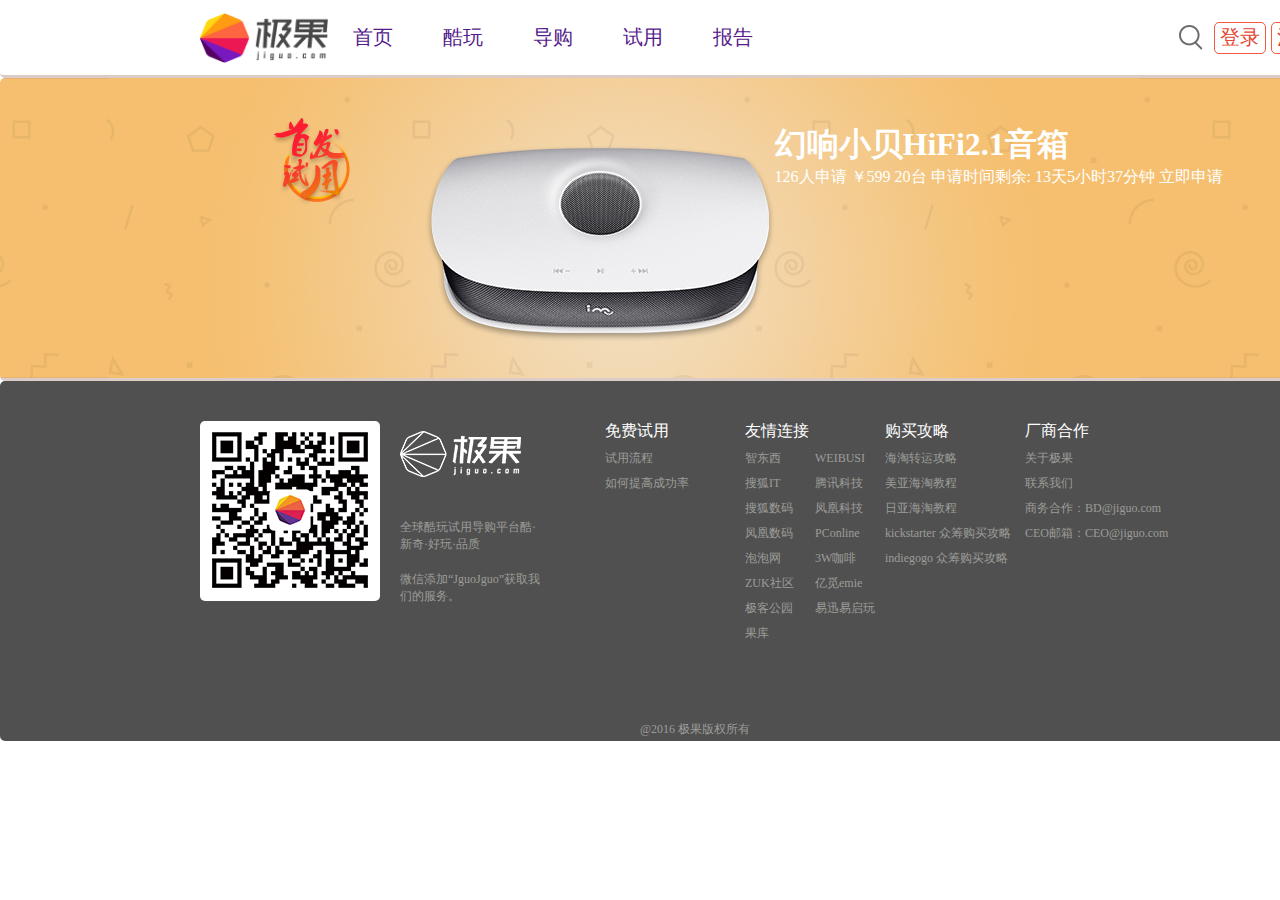
<file: html/index.html>
<!DOCTYPE html>
<html lang="en">
<head>
    <meta charset="UTF-8">
    <meta http-equiv="X-UA-Compatible" content="IE=edge">
    <meta name="viewport" content="width=device-width, initial-scale=1.0">
    <title>Document</title>
    <link rel="stylesheet" href="../css/index.css">
</head>
<body>
    <div id="box">
        <!-- 导航栏 -->
        <div class="nav">
            <div><img src="../img/logonew.png" alt="" class="logo"></div>
            <div>
                <ul>
                 <li><a href="">首页</a></li>
                 <li><a href="">酷玩</a></li>
                 <li><a href="">导购</a></li>
                 <li><a href="">试用</a></li>
                 <li><a href="">报告</a></li>
                </ul>
            </div>
            <div>
                <div class="deng">
                    <img src="../img/img/search.png" alt="">
                    <a href=""><input type="text" value="登录"></a>
                    <a href=""><input type="text" value="注册"></a>
                </div>      
            </div>
        </div>
        <div class="use">
            <div class="dong">
                <h1>幻响小贝HiFi2.1音箱</h1>
                   <span>126人申请</span> 
                   <span>￥599</span> 
                   <span>20台</span>  
                    申请时间剩余: 13天5小时37分钟
                    立即申请
            </div>
        </div>
        <!-- 尾部 -->
        <footer>
            <div class="foot">
                <img src="../img/code.png" alt="" class="img">
                <ul class="log">
                    <li><img src="../img/logoImg.jpg" alt=""></li>
                    <li>全球酷玩试用导购平台酷·新奇·好玩·品质</li>
                    <li>微信添加“JguoJguo”获取我们的服务。</li>
                </ul>
                <ul>
                    <li class="foot1">免费试用</li>
                    <li>试用流程</li>
                       <li>如何提高成功率</li> 
                </ul>
                <ul class="log1">
                    <li class="foot1">友情连接</li>
                    <li><span>智东西</span><span> WEIBUSI</span></li>
                       <li><span>搜狐IT</span><span>腾讯科技</span></li>
                       <li><span>搜狐数码</span><span>凤凰科技</span></li>
                       <li><span>凤凰数码 </span><span> PConline</span></li>
                       <li><span>泡泡网</span><span>   3W咖啡</span></li>
                       <li><span>ZUK社区</span><span>   亿觅emie</span></li>
                       <li><span>极客公园  </span><span>易迅易启玩</span></li>
                       <li><span>果库</span></li>   
                </ul>
                <ul class="log2">
                    <li class="foot1">购买攻略</li>
                    <li>海淘转运攻略</li>
                    <li>美亚海淘教程</li>
                    <li>日亚海淘教程</li>
                    <li>kickstarter 众筹购买攻略</li>
                    <li>indiegogo 众筹购买攻略</li>
                </ul>
                <ul class="log2">
                    <li class="foot1">厂商合作</li>
                    <li>关于极果</li>
                    <li>联系我们</li>
                    <li>商务合作：BD@jiguo.com</li>
                    <li>CEO邮箱：CEO@jiguo.com</li>
                </ul>
                <div class="di">@2016 极果版权所有</div>
            </div>
            
        </footer>
    </div>
</body>
</html>
</file>
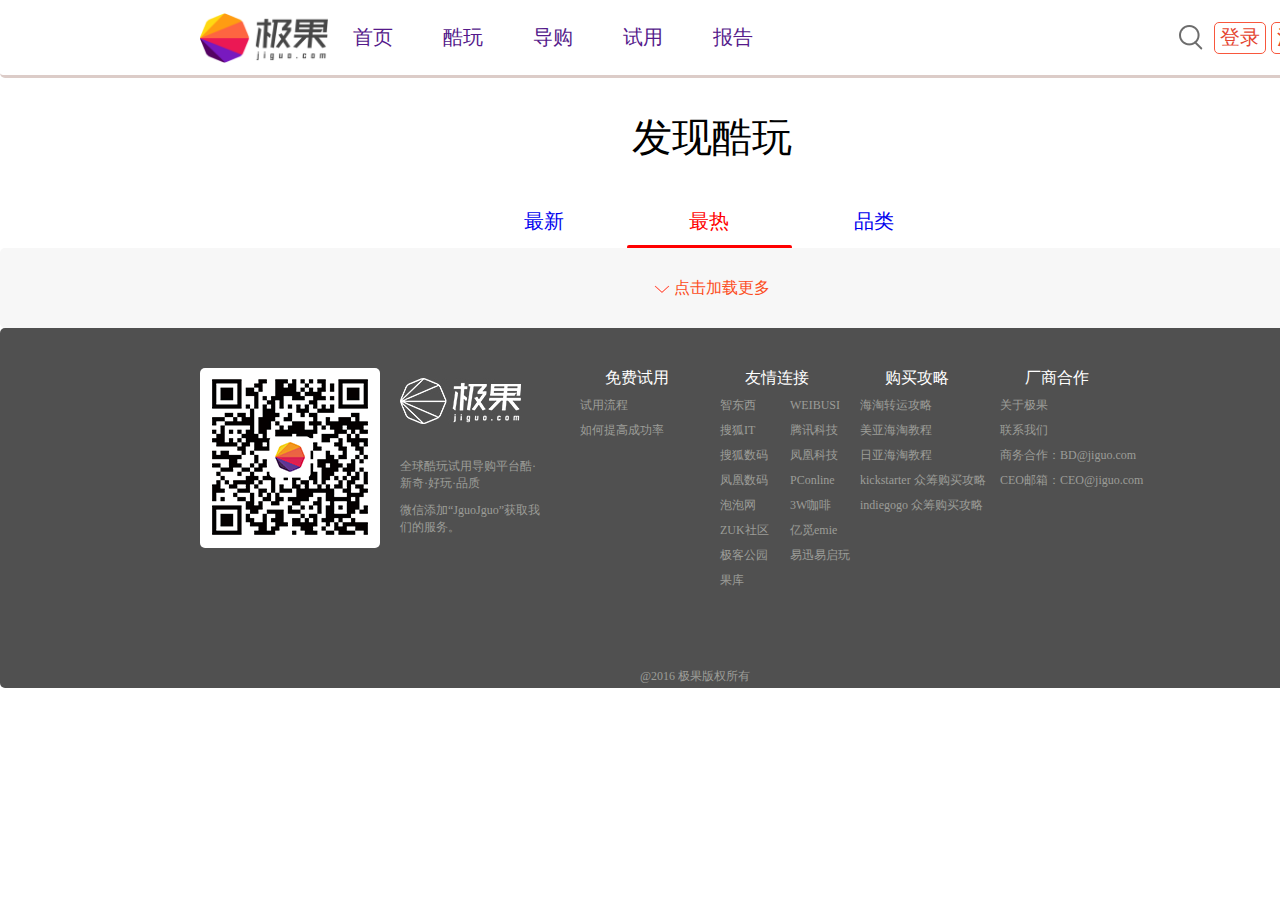
<file: html/foundhot.html>
<!DOCTYPE html>
<html lang="en">
<head>
    <meta charset="UTF-8">
    <meta http-equiv="X-UA-Compatible" content="IE=edge">
    <meta name="viewport" content="width=device-width, initial-scale=1.0">
    <title>Document</title>
    <link rel="stylesheet" href="../css/foundhot.css">
    <script src="../js/jquery.min.js"></script> 
  <script src="../js/foundhot.js"></script>
</head>
<body>
    <div class="box">
        <!-- 导航栏 -->
        <div class="nav">
            <div><img src="../img/logonew.png" alt="" class="logo"></div>
            <div>
                <ul>
                 <li><a href="">首页</a></li>
                 <li><a href="">酷玩</a></li>
                 <li><a href="">导购</a></li>
                 <li><a href="">试用</a></li>
                 <li><a href="">报告</a></li>
                </ul>
            </div>
            <div>
                <div class="deng">
                    <img src="../img/img/search.png" alt="">
                    <a href=""><input type="text" value="登录"></a>
                    <a href=""><input type="text" value="注册"></a>
                </div>      
            </div>
        </div>
        <div class="dil">
           <div class="a">发现酷玩</div> 
            <ul>
                <li>
                    <a href="./../html/foundnew.html">最新</a>
                </li>
                <li> 
                    <a href="./../html/foundhot.html"  class="c">最热</a>
                    <div class="b"></div></li>
                <li>
                    <a href="./../html/foundpin.html">品类</a>
                </li>
            </ul>
        </div>
        <div class="warp">
            <div class="warp_">
               
            </div>
            <div class="warp_jia">
                <span><img src="./../img/img/more.png" alt=""> 点击加载更多</span>
            </div>
        </div>



        <!-- 尾部 -->
        <footer>
            <div class="foot">
                <img src="../img/code.png" alt="" class="img">
                <ul class="log">
                    <li><img src="../img/logoImg.jpg" alt=""></li>
                    <li>全球酷玩试用导购平台酷·新奇·好玩·品质</li>
                    <li>微信添加“JguoJguo”获取我们的服务。</li>
                </ul>
                <ul>
                    <li class="foot1">免费试用</li>
                    <li>试用流程</li>
                       <li>如何提高成功率</li> 
                </ul>
                <ul class="log1">
                    <li class="foot1">友情连接</li>
                    <li><span>智东西</span><span> WEIBUSI</span></li>
                       <li><span>搜狐IT</span><span>腾讯科技</span></li>
                       <li><span>搜狐数码</span><span>凤凰科技</span></li>
                       <li><span>凤凰数码 </span><span> PConline</span></li>
                       <li><span>泡泡网</span><span>   3W咖啡</span></li>
                       <li><span>ZUK社区</span><span>   亿觅emie</span></li>
                       <li><span>极客公园  </span><span>易迅易启玩</span></li>
                       <li><span>果库</span></li>   
                </ul>
                <ul class="log2">
                    <li class="foot1">购买攻略</li>
                    <li>海淘转运攻略</li>
                    <li>美亚海淘教程</li>
                    <li>日亚海淘教程</li>
                    <li>kickstarter 众筹购买攻略</li>
                    <li>indiegogo 众筹购买攻略</li>
                </ul>
                <ul class="log2">
                    <li class="foot1">厂商合作</li>
                    <li>关于极果</li>
                    <li>联系我们</li>
                    <li>商务合作：BD@jiguo.com</li>
                    <li>CEO邮箱：CEO@jiguo.com</li>
                </ul>
                <div class="di">@2016 极果版权所有</div>
            </div>
        </footer>
    </div>
</body>
</html>
</file>
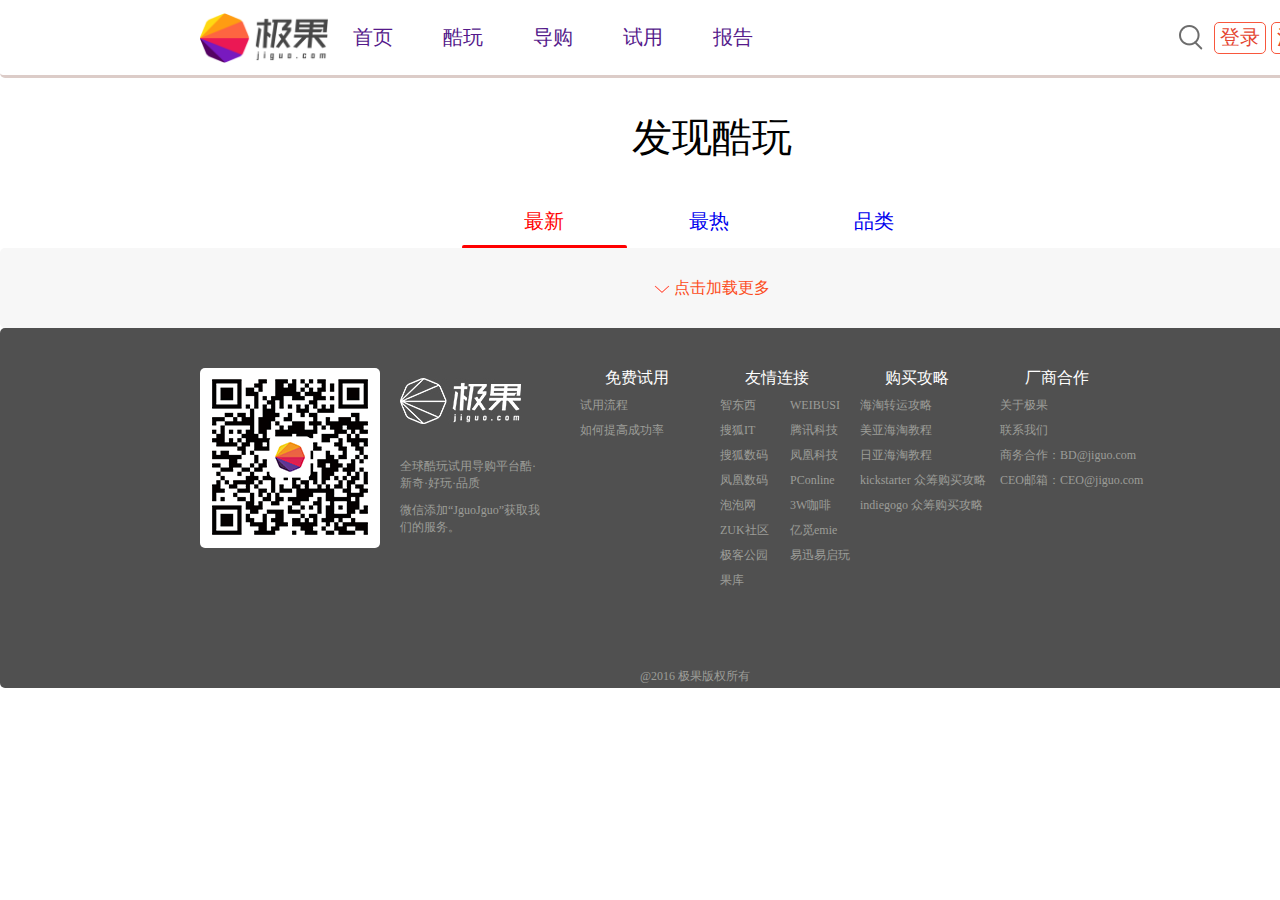
<file: html/foundnew.html>
<!DOCTYPE html>
<html lang="en">
<head>
    <meta charset="UTF-8">
    <meta http-equiv="X-UA-Compatible" content="IE=edge">
    <meta name="viewport" content="width=device-width, initial-scale=1.0">
    <title>Document</title>
    <link rel="stylesheet" href="../css/found.css">
    <script src="../js/jquery.min.js"></script> 
  <script src="../js/foundnew.js"></script>
</head>
<body>
    <div class="box">
        <!-- 导航栏 -->
        <div class="nav">
            <div><img src="../img/logonew.png" alt="" class="logo"></div>
            <div>
                <ul>
                 <li><a href="">首页</a></li>
                 <li><a href="">酷玩</a></li>
                 <li><a href="">导购</a></li>
                 <li><a href="">试用</a></li>
                 <li><a href="">报告</a></li>
                </ul>
            </div>
            <div>
                <div class="deng">
                    <img src="../img/img/search.png" alt="">
                    <a href=""><input type="text" value="登录"></a>
                    <a href=""><input type="text" value="注册"></a>
                </div>      
            </div>
        </div>
        <div class="dil">
           <div class="a">发现酷玩</div> 
            <ul>
                <li>
                    <a href="../html/foundnew.html" class="c">最新</a>
                    <div class="b"></div>
                </li>
                <li><a href="../html/foundhot.html">最热</a></li>
                <li><a href="../html/foundpin.html">品类</a></li>
            </ul>
        </div>
        <div class="warp">
            <div class="warp_">
               
            </div>
            <div class="warp_jia">
                <span><img src="./../img/img/more.png" alt=""> 点击加载更多</span>
            </div>
        </div>



        <!-- 尾部 -->
        <footer>
            <div class="foot">
                <img src="../img/code.png" alt="" class="img">
                <ul class="log">
                    <li><img src="../img/logoImg.jpg" alt=""></li>
                    <li>全球酷玩试用导购平台酷·新奇·好玩·品质</li>
                    <li>微信添加“JguoJguo”获取我们的服务。</li>
                </ul>
                <ul>
                    <li class="foot1">免费试用</li>
                    <li>试用流程</li>
                       <li>如何提高成功率</li> 
                </ul>
                <ul class="log1">
                    <li class="foot1">友情连接</li>
                    <li><span>智东西</span><span> WEIBUSI</span></li>
                       <li><span>搜狐IT</span><span>腾讯科技</span></li>
                       <li><span>搜狐数码</span><span>凤凰科技</span></li>
                       <li><span>凤凰数码 </span><span> PConline</span></li>
                       <li><span>泡泡网</span><span>   3W咖啡</span></li>
                       <li><span>ZUK社区</span><span>   亿觅emie</span></li>
                       <li><span>极客公园  </span><span>易迅易启玩</span></li>
                       <li><span>果库</span></li>   
                </ul>
                <ul class="log2">
                    <li class="foot1">购买攻略</li>
                    <li>海淘转运攻略</li>
                    <li>美亚海淘教程</li>
                    <li>日亚海淘教程</li>
                    <li>kickstarter 众筹购买攻略</li>
                    <li>indiegogo 众筹购买攻略</li>
                </ul>
                <ul class="log2">
                    <li class="foot1">厂商合作</li>
                    <li>关于极果</li>
                    <li>联系我们</li>
                    <li>商务合作：BD@jiguo.com</li>
                    <li>CEO邮箱：CEO@jiguo.com</li>
                </ul>
                <div class="di">@2016 极果版权所有</div>
            </div>
        </footer>
    </div>
</body>
</html>
</file>
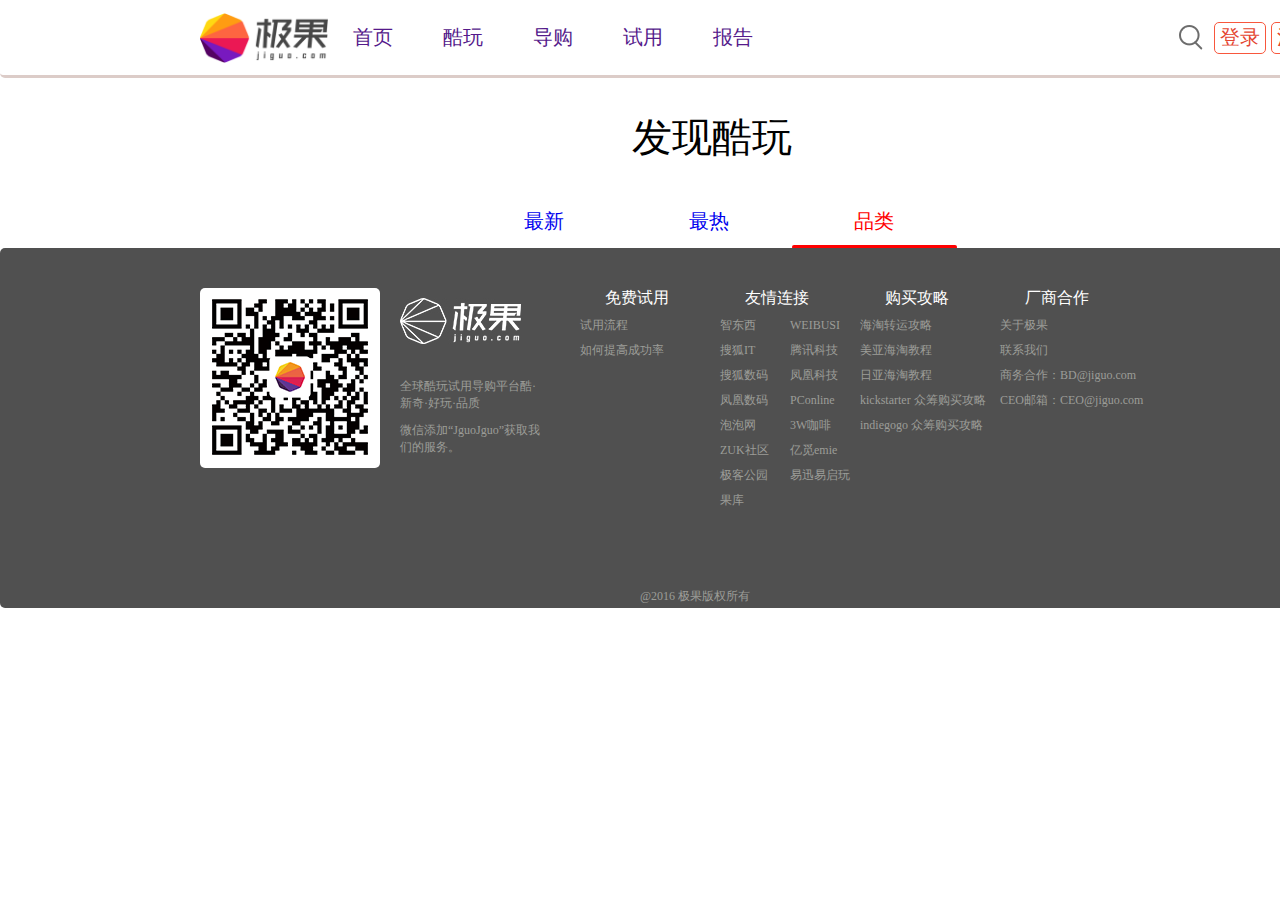
<file: html/foundpin.html>
<!DOCTYPE html>
<html lang="en">
<head>
    <meta charset="UTF-8">
    <meta http-equiv="X-UA-Compatible" content="IE=edge">
    <meta name="viewport" content="width=device-width, initial-scale=1.0">
    <title>Document</title>
    <link rel="stylesheet" href="../css/foundpin.css">
    <script src="../js/jquery.min.js"></script> 
  <script src="../js/foundpin.js"></script>
</head>
<body>
    <div class="box">
        <!-- 导航栏 -->
        <div class="nav">
            <div><img src="../img/logonew.png" alt="" class="logo"></div>
            <div>
                <ul>
                 <li><a href="">首页</a></li>
                 <li><a href="">酷玩</a></li>
                 <li><a href="">导购</a></li>
                 <li><a href="">试用</a></li>
                 <li><a href="">报告</a></li>
                </ul>
            </div>
            <div>
                <div class="deng">
                    <img src="../img/img/search.png" alt="">
                    <a href=""><input type="text" value="登录"></a>
                    <a href=""><input type="text" value="注册"></a>
                </div>      
            </div>
        </div>
        <div class="dil">
           <div class="a">发现酷玩</div> 
            <ul>
                <li>                
                    <a href="../html/foundnew.html" >最新</a>
                </li>
                <li><a href="../html/foundhot.html">最热</a></li>
                <li>
                    <a href="../html/foundpin.html"class="c">品类</a>
                    <div class="b"></div>
                </li>
            </ul>
        </div>
        <div class="warp">
            <div class="warp_">
              
            </div>
        </div>
        <!-- 尾部 -->
        <footer>
            <div class="foot">
                <img src="../img/code.png" alt="" class="img">
                <ul class="log">
                    <li><img src="../img/logoImg.jpg" alt=""></li>
                    <li>全球酷玩试用导购平台酷·新奇·好玩·品质</li>
                    <li>微信添加“JguoJguo”获取我们的服务。</li>
                </ul>
                <ul>
                    <li class="foot1">免费试用</li>
                    <li>试用流程</li>
                       <li>如何提高成功率</li> 
                </ul>
                <ul class="log1">
                    <li class="foot1">友情连接</li>
                    <li><span>智东西</span><span> WEIBUSI</span></li>
                       <li><span>搜狐IT</span><span>腾讯科技</span></li>
                       <li><span>搜狐数码</span><span>凤凰科技</span></li>
                       <li><span>凤凰数码 </span><span> PConline</span></li>
                       <li><span>泡泡网</span><span>   3W咖啡</span></li>
                       <li><span>ZUK社区</span><span>   亿觅emie</span></li>
                       <li><span>极客公园  </span><span>易迅易启玩</span></li>
                       <li><span>果库</span></li>   
                </ul>
                <ul class="log2">
                    <li class="foot1">购买攻略</li>
                    <li>海淘转运攻略</li>
                    <li>美亚海淘教程</li>
                    <li>日亚海淘教程</li>
                    <li>kickstarter 众筹购买攻略</li>
                    <li>indiegogo 众筹购买攻略</li>
                </ul>
                <ul class="log2">
                    <li class="foot1">厂商合作</li>
                    <li>关于极果</li>
                    <li>联系我们</li>
                    <li>商务合作：BD@jiguo.com</li>
                    <li>CEO邮箱：CEO@jiguo.com</li>
                </ul>
                <div class="di">@2016 极果版权所有</div>
            </div>
        </footer>
    </div>
</body>
</html>
</file>
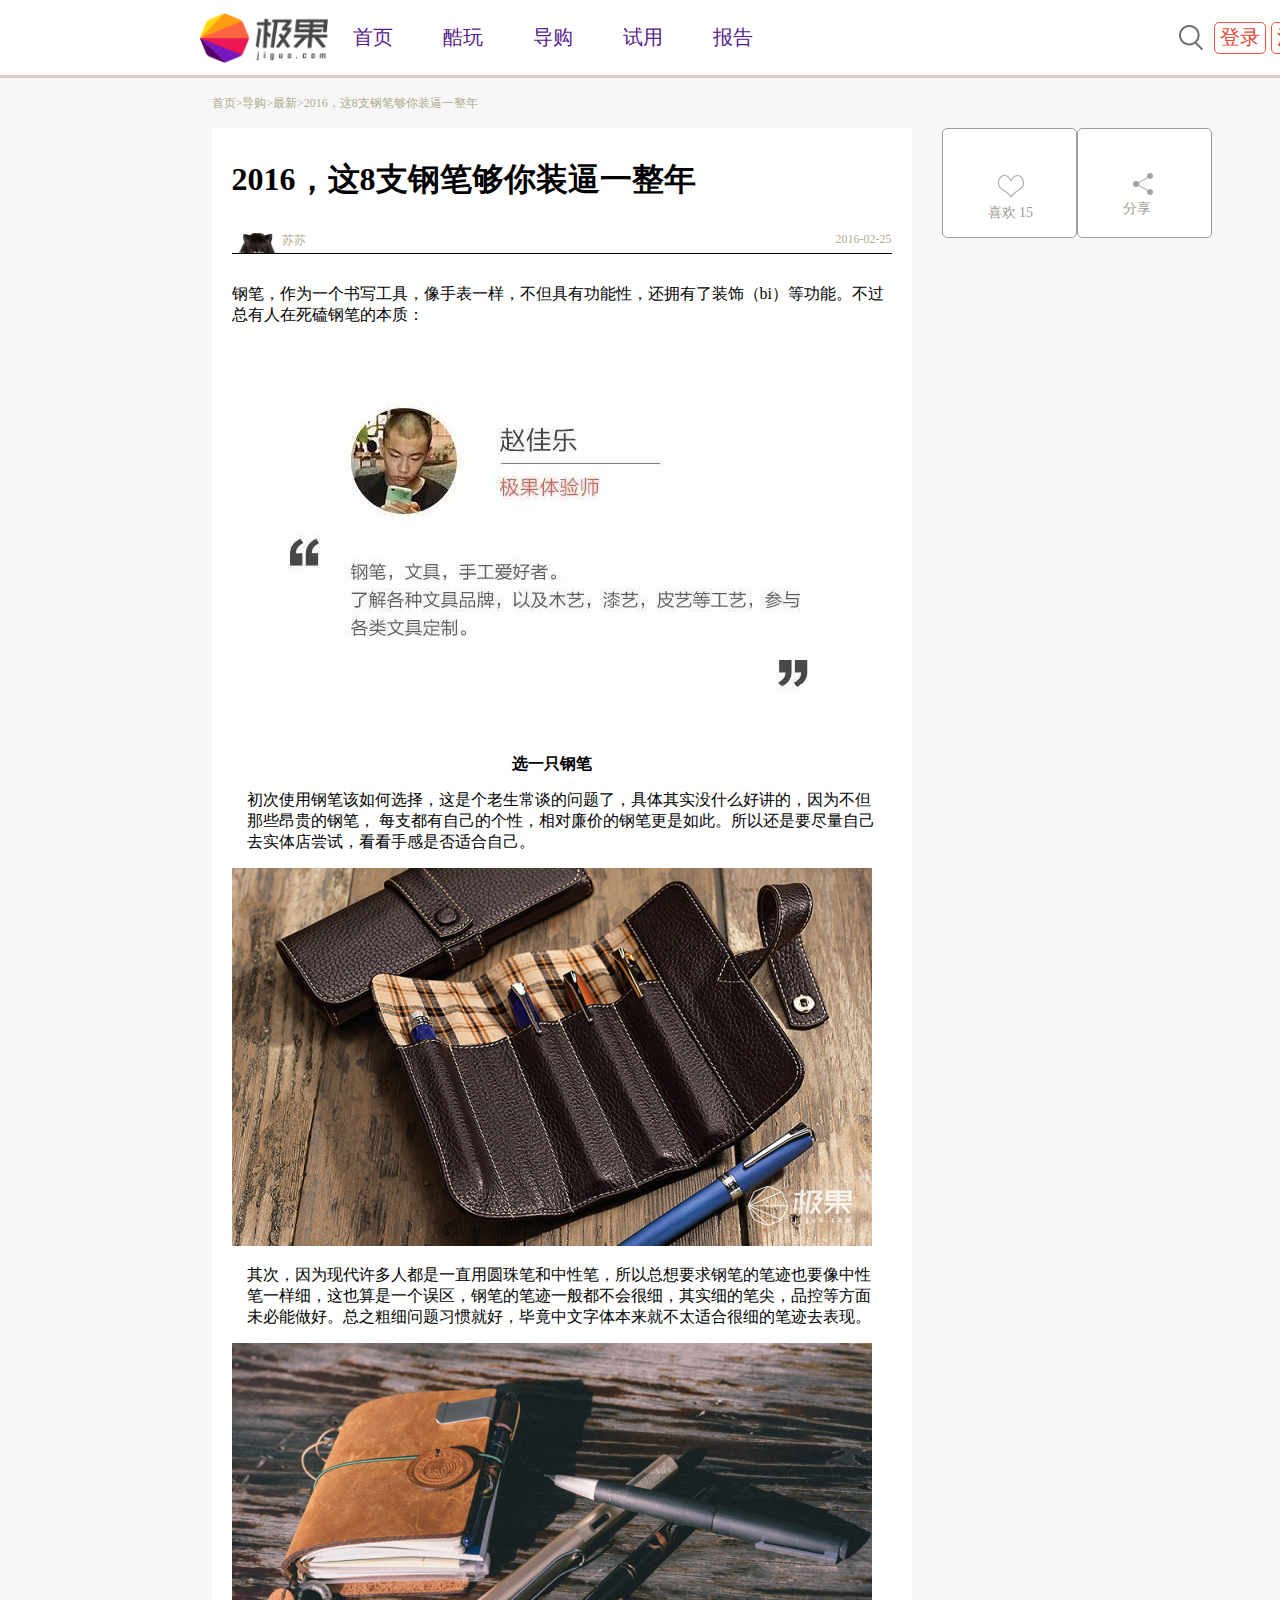
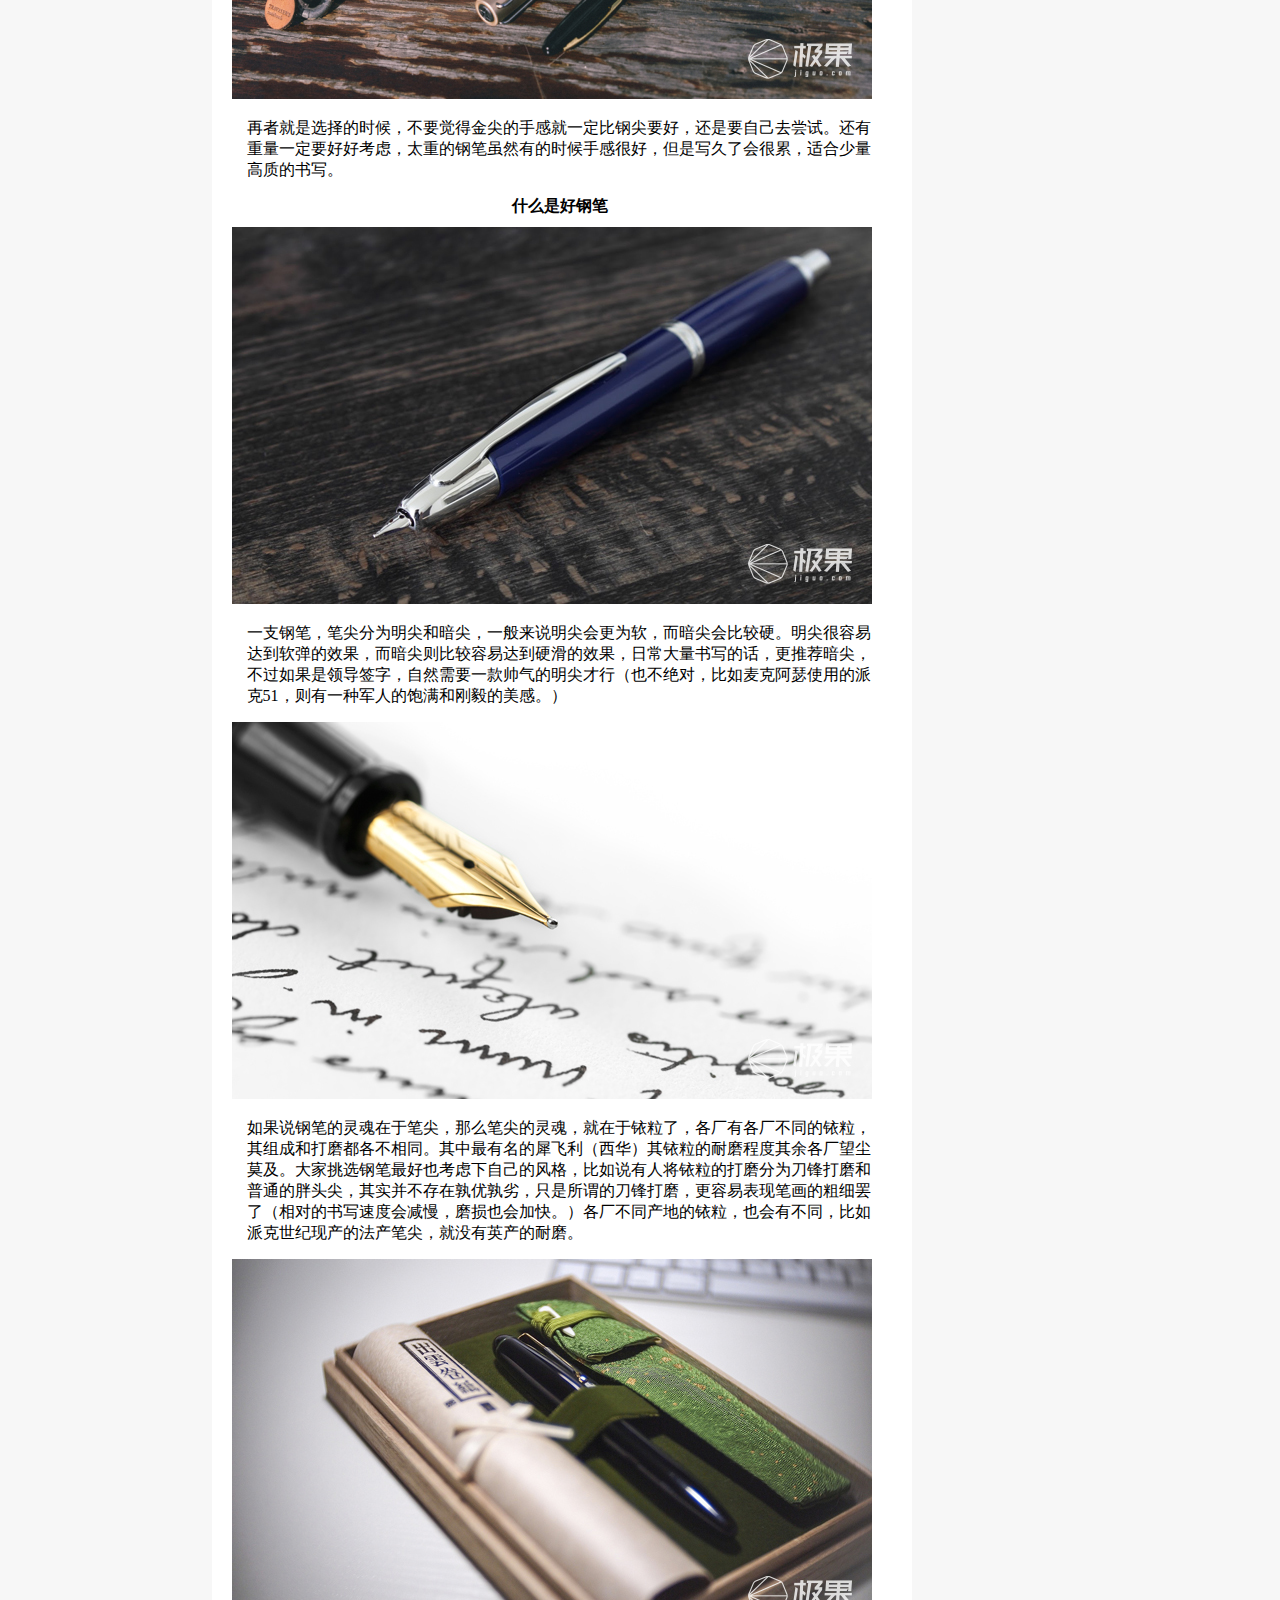
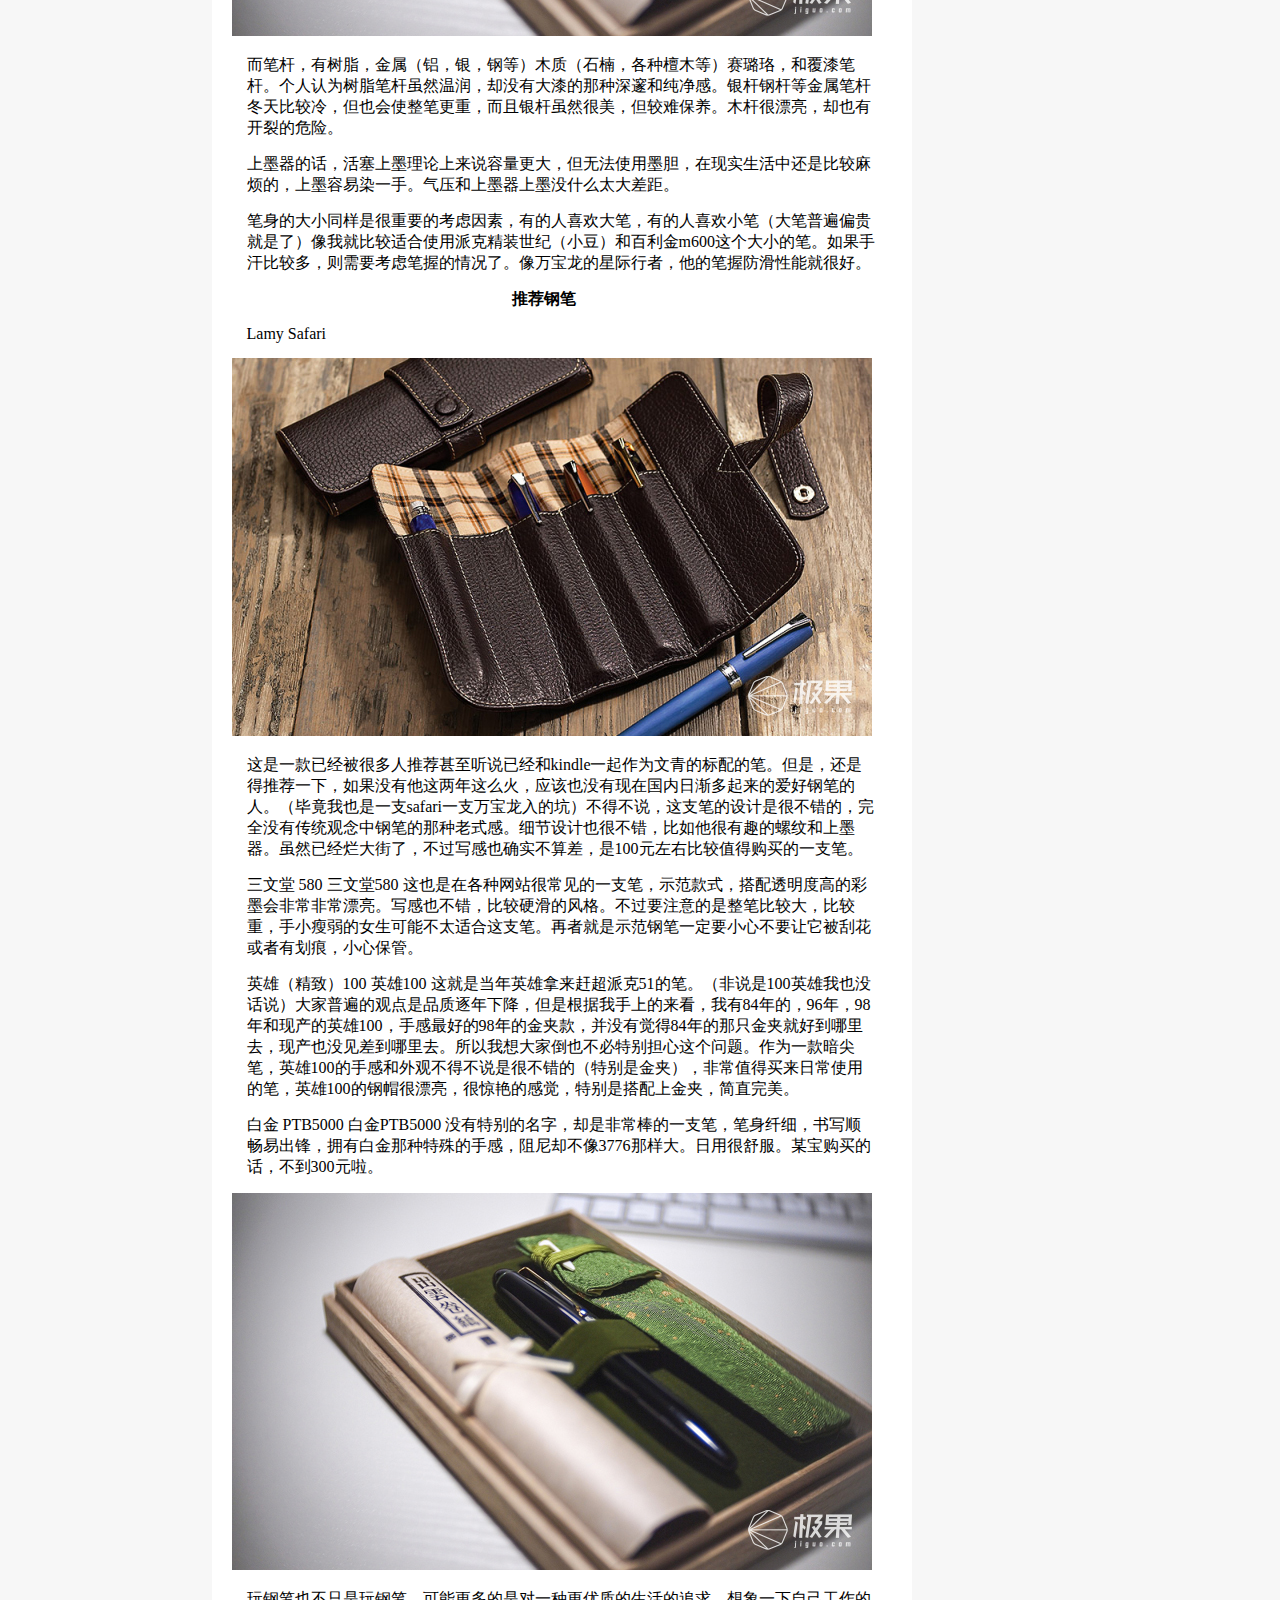
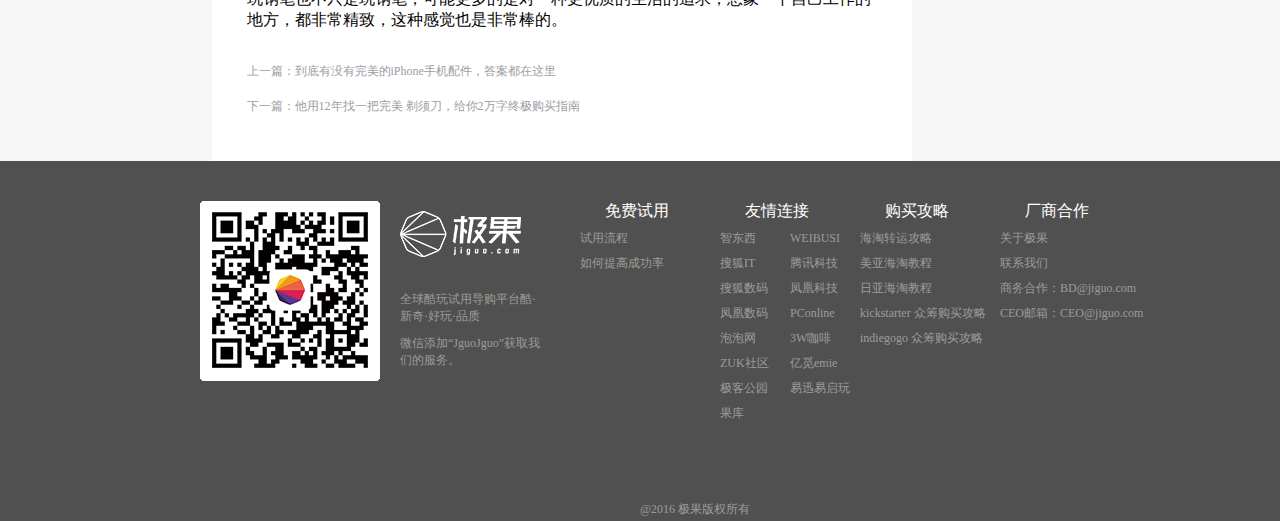
<file: html/list.html>
<!DOCTYPE html>
<html lang="en">
<head>
    <meta charset="UTF-8">
    <meta http-equiv="X-UA-Compatible" content="IE=edge">
    <meta name="viewport" content="width=device-width, initial-scale=1.0">
    <title>Document</title>
    <link rel="stylesheet" href="../css/list.css">
    <link
    rel="stylesheet"
    href="https://cdnjs.cloudflare.com/ajax/libs/animate.css/4.1.1/animate.min.css"
  />

</head>
<body>
    <div id="box">
        <!-- 导航栏 -->
        <div class="nav">
            <div><img src="../img/logonew.png" alt="" class="logo"></div>
            <div>
                <ul>
                 <li><a href="">首页</a></li>
                 <li><a href="">酷玩</a></li>
                 <li><a href="">导购</a></li>
                 <li><a href="">试用</a></li>
                 <li><a href="">报告</a></li>
                </ul>
            </div>
            <div>
                <div class="deng">
                    <img src="../img/img/search.png" alt="">
                    <a href=""><input type="text" value="登录"></a>
                    <a href=""><input type="text" value="注册"></a>
                </div>      
            </div>
        </div>
        <!-- 中部 -->
       <div class="warp">
           <div class="box">
                <div class="biao">
                    首页>导购>最新>2016，这8支钢笔够你装逼一整年
                </div>
                <div class="con">
                    <div class="con_1">
                        <h1>2016，这8支钢笔够你装逼一整年</h1>
                        <div class="con_2">
                            <img src="./../img/img/tx.jpg" alt="">
                            苏苏
                            <div>2016-02-25</div>
                        </div>
                    </div>
                    <div class="con_3">
                        <div class="con_4">
                            钢笔，作为一个书写工具，像手表一样，不但具有功能性，还拥有了装饰（bi）等功能。不过总有人在死磕钢笔的本质：
                        </div>
                        <div>
                            <img src="./../img/detail.jpg" alt="">
                        </div>
                        <div>
                            <h6>选一只钢笔</h6>
                            <p>初次使用钢笔该如何选择，这是个老生常谈的问题了，具体其实没什么好讲的，因为不但那些昂贵的钢笔，
                                每支都有自己的个性，相对廉价的钢笔更是如此。所以还是要尽量自己去实体店尝试，看看手感是否适合自己。</p>
                                <img src="../img/detail1.jpg" alt="">
                                <p>其次，因为现代许多人都是一直用圆珠笔和中性笔，所以总想要求钢笔的笔迹也要像中性笔一样细，这也算是一个误区，钢笔的笔迹一般都不会很细，其实细的笔尖，品控等方面未必能做好。总之粗细问题习惯就好，毕竟中文字体本来就不太适合很细的笔迹去表现。
 
                                </p>
                                <img src="../img/detail2.jpg" alt="">
                                <p>再者就是选择的时候，不要觉得金尖的手感就一定比钢尖要好，还是要自己去尝试。还有重量一定要好好考虑，太重的钢笔虽然有的时候手感很好，但是写久了会很累，适合少量高质的书写。
                                    </p><h6>什么是好钢笔</h6>
                                <img src="../img/detail3.jpg" alt="">
                                <p>一支钢笔，笔尖分为明尖和暗尖，一般来说明尖会更为软，而暗尖会比较硬。明尖很容易达到软弹的效果，而暗尖则比较容易达到硬滑的效果，日常大量书写的话，更推荐暗尖，不过如果是领导签字，自然需要一款帅气的明尖才行（也不绝对，比如麦克阿瑟使用的派克51，则有一种军人的饱满和刚毅的美感。）
                                </p>
                                <img src="../img/detail4.jpg" alt="">
                                <p>如果说钢笔的灵魂在于笔尖，那么笔尖的灵魂，就在于铱粒了，各厂有各厂不同的铱粒，其组成和打磨都各不相同。其中最有名的犀飞利（西华）其铱粒的耐磨程度其余各厂望尘莫及。大家挑选钢笔最好也考虑下自己的风格，比如说有人将铱粒的打磨分为刀锋打磨和普通的胖头尖，其实并不存在孰优孰劣，只是所谓的刀锋打磨，更容易表现笔画的粗细罢了（相对的书写速度会减慢，磨损也会加快。）各厂不同产地的铱粒，也会有不同，比如派克世纪现产的法产笔尖，就没有英产的耐磨。
                                </p>
                                <img src="../img/detail5.jpg" alt="">
                                <p>而笔杆，有树脂，金属（铝，银，钢等）木质（石楠，各种檀木等）赛璐珞，和覆漆笔杆。个人认为树脂笔杆虽然温润，却没有大漆的那种深邃和纯净感。银杆钢杆等金属笔杆冬天比较冷，但也会使整笔更重，而且银杆虽然很美，但较难保养。木杆很漂亮，却也有开裂的危险。
                                </p>
                                <p>上墨器的话，活塞上墨理论上来说容量更大，但无法使用墨胆，在现实生活中还是比较麻烦的，上墨容易染一手。气压和上墨器上墨没什么太大差距。
                                </p>
                                <p>笔身的大小同样是很重要的考虑因素，有的人喜欢大笔，有的人喜欢小笔（大笔普遍偏贵就是了）像我就比较适合使用派克精装世纪（小豆）和百利金m600这个大小的笔。如果手汗比较多，则需要考虑笔握的情况了。像万宝龙的星际行者，他的笔握防滑性能就很好。
                                </p>
                                <h6>推荐钢笔</h6>
                                <p>Lamy Safari</p>
                                <img src="../img/detail1.jpg" alt="">
                                <p>这是一款已经被很多人推荐甚至听说已经和kindle一起作为文青的标配的笔。但是，还是得推荐一下，如果没有他这两年这么火，应该也没有现在国内日渐多起来的爱好钢笔的人。（毕竟我也是一支safari一支万宝龙入的坑）不得不说，这支笔的设计是很不错的，完全没有传统观念中钢笔的那种老式感。细节设计也很不错，比如他很有趣的螺纹和上墨器。虽然已经烂大街了，不过写感也确实不算差，是100元左右比较值得购买的一支笔。
 </p>
                                   <p>三文堂 580
                                    三文堂580 这也是在各种网站很常见的一支笔，示范款式，搭配透明度高的彩墨会非常非常漂亮。写感也不错，比较硬滑的风格。不过要注意的是整笔比较大，比较重，手小瘦弱的女生可能不太适合这支笔。再者就是示范钢笔一定要小心不要让它被刮花或者有划痕，小心保管。
                                     </p>
                                   <p>英雄（精致）100
                                    英雄100 这就是当年英雄拿来赶超派克51的笔。（非说是100英雄我也没话说）大家普遍的观点是品质逐年下降，但是根据我手上的来看，我有84年的，96年，98年和现产的英雄100，手感最好的98年的金夹款，并没有觉得84年的那只金夹就好到哪里去，现产也没见差到哪里去。所以我想大家倒也不必特别担心这个问题。作为一款暗尖笔，英雄100的手感和外观不得不说是很不错的（特别是金夹），非常值得买来日常使用的笔，英雄100的钢帽很漂亮，很惊艳的感觉，特别是搭配上金夹，简直完美。
                                     </p>
                                   <p>白金 PTB5000
                                    白金PTB5000 没有特别的名字，却是非常棒的一支笔，笔身纤细，书写顺畅易出锋，拥有白金那种特殊的手感，阻尼却不像3776那样大。日用很舒服。某宝购买的话，不到300元啦。
                                     </p> 
                                <img src="../img/detail5.jpg" alt="">
                                    <p>玩钢笔也不只是玩钢笔，可能更多的是对一种更优质的生活的追求，想象一下自己工作的地方，都非常精致，这种感觉也是非常棒的。</p>
                            </div>
                            <div class="con_5">
                                <p>上一篇：到底有没有完美的iPhone手机配件，答案都在这里</p>
                                <p>下一篇：他用12年找一把完美 剃须刀，给你2万字终极购买指南</p>
                    </div>
                </div>
                </div>
         <div class="fang">
                    <div><img src="../img/img/xinRedo.png" alt="">
                       <p>喜欢 15</p> </div>
                    <div><img src="../img/img/share_yj1.png" alt="">
                       <p> 分享</p></div>
                </div>
       </div>
        <!-- 尾部 -->
        <footer>
            <div class="foot">
                <img src="../img/code.png" alt="" class="img">
                <ul class="log">
                    <li><img src="../img/logoImg.jpg" alt=""></li>
                    <li>全球酷玩试用导购平台酷·新奇·好玩·品质</li>
                    <li>微信添加“JguoJguo”获取我们的服务。</li>
                </ul>
                <ul>
                    <li class="foot1">免费试用</li>
                    <li>试用流程</li>
                       <li>如何提高成功率</li> 
                </ul>
                <ul class="log1">
                    <li class="foot1">友情连接</li>
                    <li><span>智东西</span><span> WEIBUSI</span></li>
                       <li><span>搜狐IT</span><span>腾讯科技</span></li>
                       <li><span>搜狐数码</span><span>凤凰科技</span></li>
                       <li><span>凤凰数码 </span><span> PConline</span></li>
                       <li><span>泡泡网</span><span>   3W咖啡</span></li>
                       <li><span>ZUK社区</span><span>   亿觅emie</span></li>
                       <li><span>极客公园  </span><span>易迅易启玩</span></li>
                       <li><span>果库</span></li>   
                </ul>
                <ul class="log2">
                    <li class="foot1">购买攻略</li>
                    <li>海淘转运攻略</li>
                    <li>美亚海淘教程</li>
                    <li>日亚海淘教程</li>
                    <li>kickstarter 众筹购买攻略</li>
                    <li>indiegogo 众筹购买攻略</li>
                </ul>
                <ul class="log2">
                    <li class="foot1">厂商合作</li>
                    <li>关于极果</li>
                    <li>联系我们</li>
                    <li>商务合作：BD@jiguo.com</li>
                    <li>CEO邮箱：CEO@jiguo.com</li>
                </ul>
                <div class="di">@2016 极果版权所有</div>
            </div>
            
        </footer>
    </div>
</body>
</html>
</file>
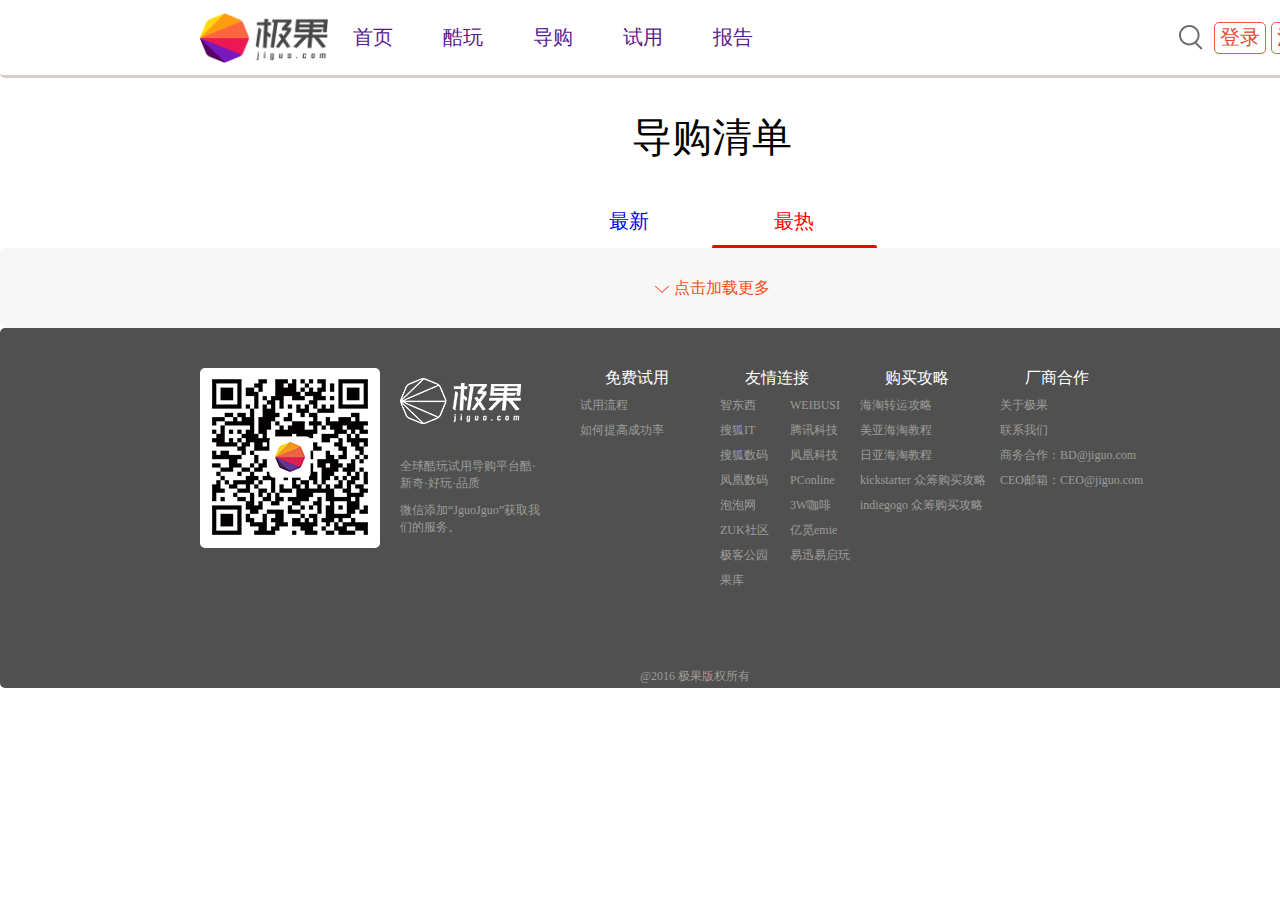
<file: html/listhot.html>
<!DOCTYPE html>
<html lang="en">
<head>
    <meta charset="UTF-8">
    <meta http-equiv="X-UA-Compatible" content="IE=edge">
    <meta name="viewport" content="width=device-width, initial-scale=1.0">
    <title>Document</title>
    <link rel="stylesheet" href="../css/listhot.css">
    <script src="../js/jquery.min.js"></script> 
  <script src="../js/listhot.js"></script>
</head>
<body>
    <div class="box">
        <!-- 导航栏 -->
        <div class="nav">
            <div><img src="../img/logonew.png" alt="" class="logo"></div>
            <div>
                <ul>
                 <li><a href="">首页</a></li>
                 <li><a href="">酷玩</a></li>
                 <li><a href="">导购</a></li>
                 <li><a href="">试用</a></li>
                 <li><a href="">报告</a></li>
                </ul>
            </div>
            <div>
                <div class="deng">
                    <img src="../img/img/search.png" alt="">
                    <a href=""><input type="text" value="登录"></a>
                    <a href=""><input type="text" value="注册"></a>
                </div>      
            </div>
        </div>
        <div class="dil">
           <div class="a">导购清单</div> 
            <ul>
                <li>
                    <a href="../html/listnew.html" >最新</a>
                 
                </li>
                <li>
                    <a href="../html/listhot.html" class="c">最热</a>
                    <div class="b"></div></li>
               
            </ul>
        </div>
        <div class="warp">
            <div class="warp_">
               
            </div>
            <div class="warp_jia">
                <span><img src="./../img/img/more.png" alt=""> 点击加载更多</span>
            </div>
        </div>
        <!-- 尾部 -->
        <footer>
            <div class="foot">
                <img src="../img/code.png" alt="" class="img">
                <ul class="log">
                    <li><img src="../img/logoImg.jpg" alt=""></li>
                    <li>全球酷玩试用导购平台酷·新奇·好玩·品质</li>
                    <li>微信添加“JguoJguo”获取我们的服务。</li>
                </ul>
                <ul>
                    <li class="foot1">免费试用</li>
                    <li>试用流程</li>
                       <li>如何提高成功率</li> 
                </ul>
                <ul class="log1">
                    <li class="foot1">友情连接</li>
                    <li><span>智东西</span><span> WEIBUSI</span></li>
                       <li><span>搜狐IT</span><span>腾讯科技</span></li>
                       <li><span>搜狐数码</span><span>凤凰科技</span></li>
                       <li><span>凤凰数码 </span><span> PConline</span></li>
                       <li><span>泡泡网</span><span>   3W咖啡</span></li>
                       <li><span>ZUK社区</span><span>   亿觅emie</span></li>
                       <li><span>极客公园  </span><span>易迅易启玩</span></li>
                       <li><span>果库</span></li>   
                </ul>
                <ul class="log2">
                    <li class="foot1">购买攻略</li>
                    <li>海淘转运攻略</li>
                    <li>美亚海淘教程</li>
                    <li>日亚海淘教程</li>
                    <li>kickstarter 众筹购买攻略</li>
                    <li>indiegogo 众筹购买攻略</li>
                </ul>
                <ul class="log2">
                    <li class="foot1">厂商合作</li>
                    <li>关于极果</li>
                    <li>联系我们</li>
                    <li>商务合作：BD@jiguo.com</li>
                    <li>CEO邮箱：CEO@jiguo.com</li>
                </ul>
                <div class="di">@2016 极果版权所有</div>
            </div>
        </footer>
    </div>
</body>
</html>
</file>
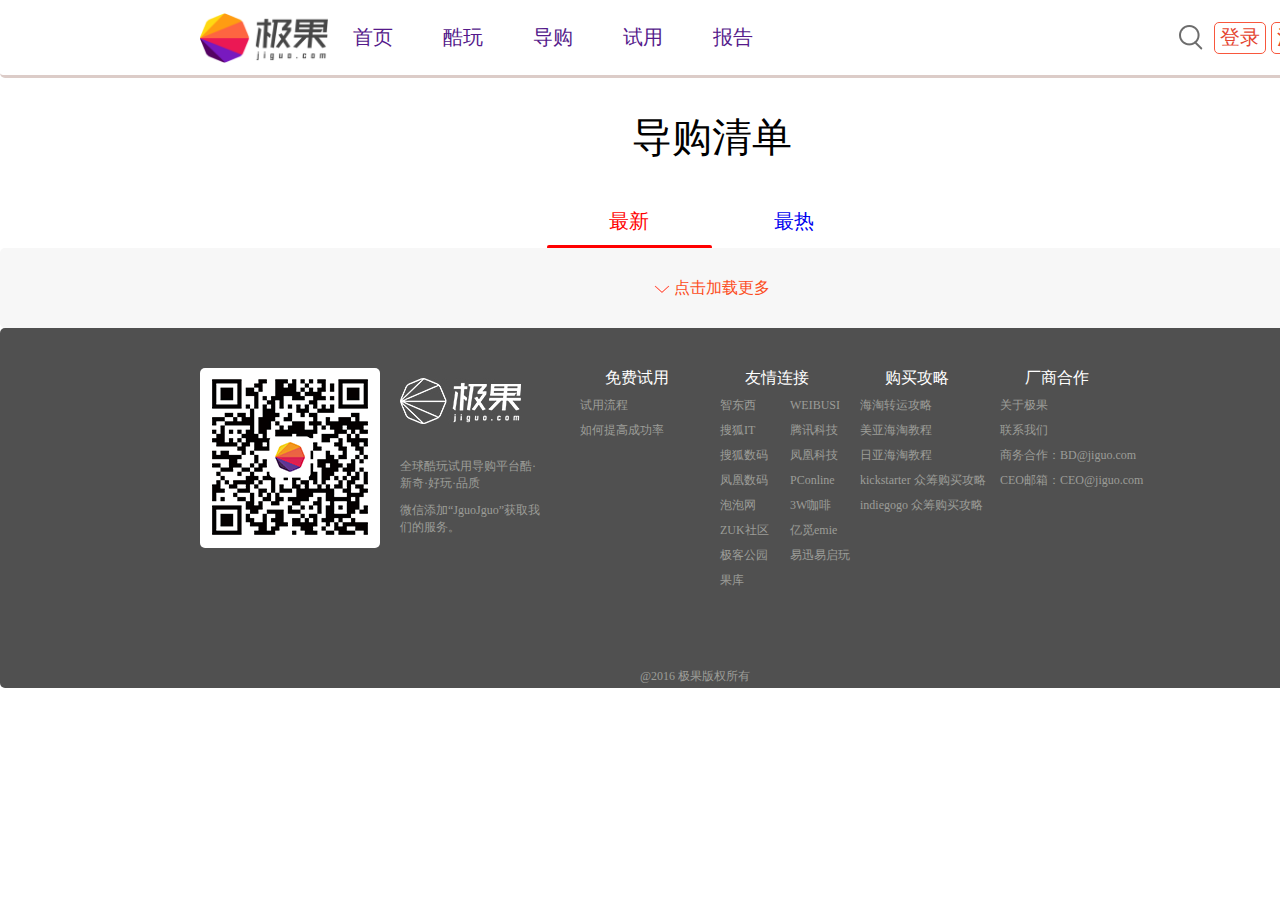
<file: html/listnew.html>
<!DOCTYPE html>
<html lang="en">
<head>
    <meta charset="UTF-8">
    <meta http-equiv="X-UA-Compatible" content="IE=edge">
    <meta name="viewport" content="width=device-width, initial-scale=1.0">
    <title>Document</title>
    <link rel="stylesheet" href="../css/listnew.css">
    <script src="../js/jquery.min.js"></script> 
  <script src="../js/listnew.js"></script>
</head>
<body>
    <div class="box">
        <!-- 导航栏 -->
        <div class="nav">
            <div><img src="../img/logonew.png" alt="" class="logo"></div>
            <div>
                <ul>
                 <li><a href="">首页</a></li>
                 <li><a href="">酷玩</a></li>
                 <li><a href="">导购</a></li>
                 <li><a href="">试用</a></li>
                 <li><a href="">报告</a></li>
                </ul>
            </div>
            <div>
                <div class="deng">
                    <img src="../img/img/search.png" alt="">
                    <a href=""><input type="text" value="登录"></a>
                    <a href=""><input type="text" value="注册"></a>
                </div>      
            </div>
        </div>
        <div class="dil">
           <div class="a">导购清单</div> 
            <ul>
                <li>
                    <a href="../html/listnew.html"class="c" >最新</a>
                 <div class="b"></div>
                </li>
                <li><a href="../html/listhot.html">最热</a></li>
               
            </ul>
        </div>
        <div class="warp">
            <div class="warp_">
               
            </div>
            <div class="warp_jia">
                <span><img src="./../img/img/more.png" alt=""> 点击加载更多</span>
            </div>
        </div>
        <!-- 尾部 -->
        <footer>
            <div class="foot">
                <img src="../img/code.png" alt="" class="img">
                <ul class="log">
                    <li><img src="../img/logoImg.jpg" alt=""></li>
                    <li>全球酷玩试用导购平台酷·新奇·好玩·品质</li>
                    <li>微信添加“JguoJguo”获取我们的服务。</li>
                </ul>
                <ul>
                    <li class="foot1">免费试用</li>
                    <li>试用流程</li>
                       <li>如何提高成功率</li> 
                </ul>
                <ul class="log1">
                    <li class="foot1">友情连接</li>
                    <li><span>智东西</span><span> WEIBUSI</span></li>
                       <li><span>搜狐IT</span><span>腾讯科技</span></li>
                       <li><span>搜狐数码</span><span>凤凰科技</span></li>
                       <li><span>凤凰数码 </span><span> PConline</span></li>
                       <li><span>泡泡网</span><span>   3W咖啡</span></li>
                       <li><span>ZUK社区</span><span>   亿觅emie</span></li>
                       <li><span>极客公园  </span><span>易迅易启玩</span></li>
                       <li><span>果库</span></li>   
                </ul>
                <ul class="log2">
                    <li class="foot1">购买攻略</li>
                    <li>海淘转运攻略</li>
                    <li>美亚海淘教程</li>
                    <li>日亚海淘教程</li>
                    <li>kickstarter 众筹购买攻略</li>
                    <li>indiegogo 众筹购买攻略</li>
                </ul>
                <ul class="log2">
                    <li class="foot1">厂商合作</li>
                    <li>关于极果</li>
                    <li>联系我们</li>
                    <li>商务合作：BD@jiguo.com</li>
                    <li>CEO邮箱：CEO@jiguo.com</li>
                </ul>
                <div class="di">@2016 极果版权所有</div>
            </div>
        </footer>
    </div>
</body>
</html>
</file>
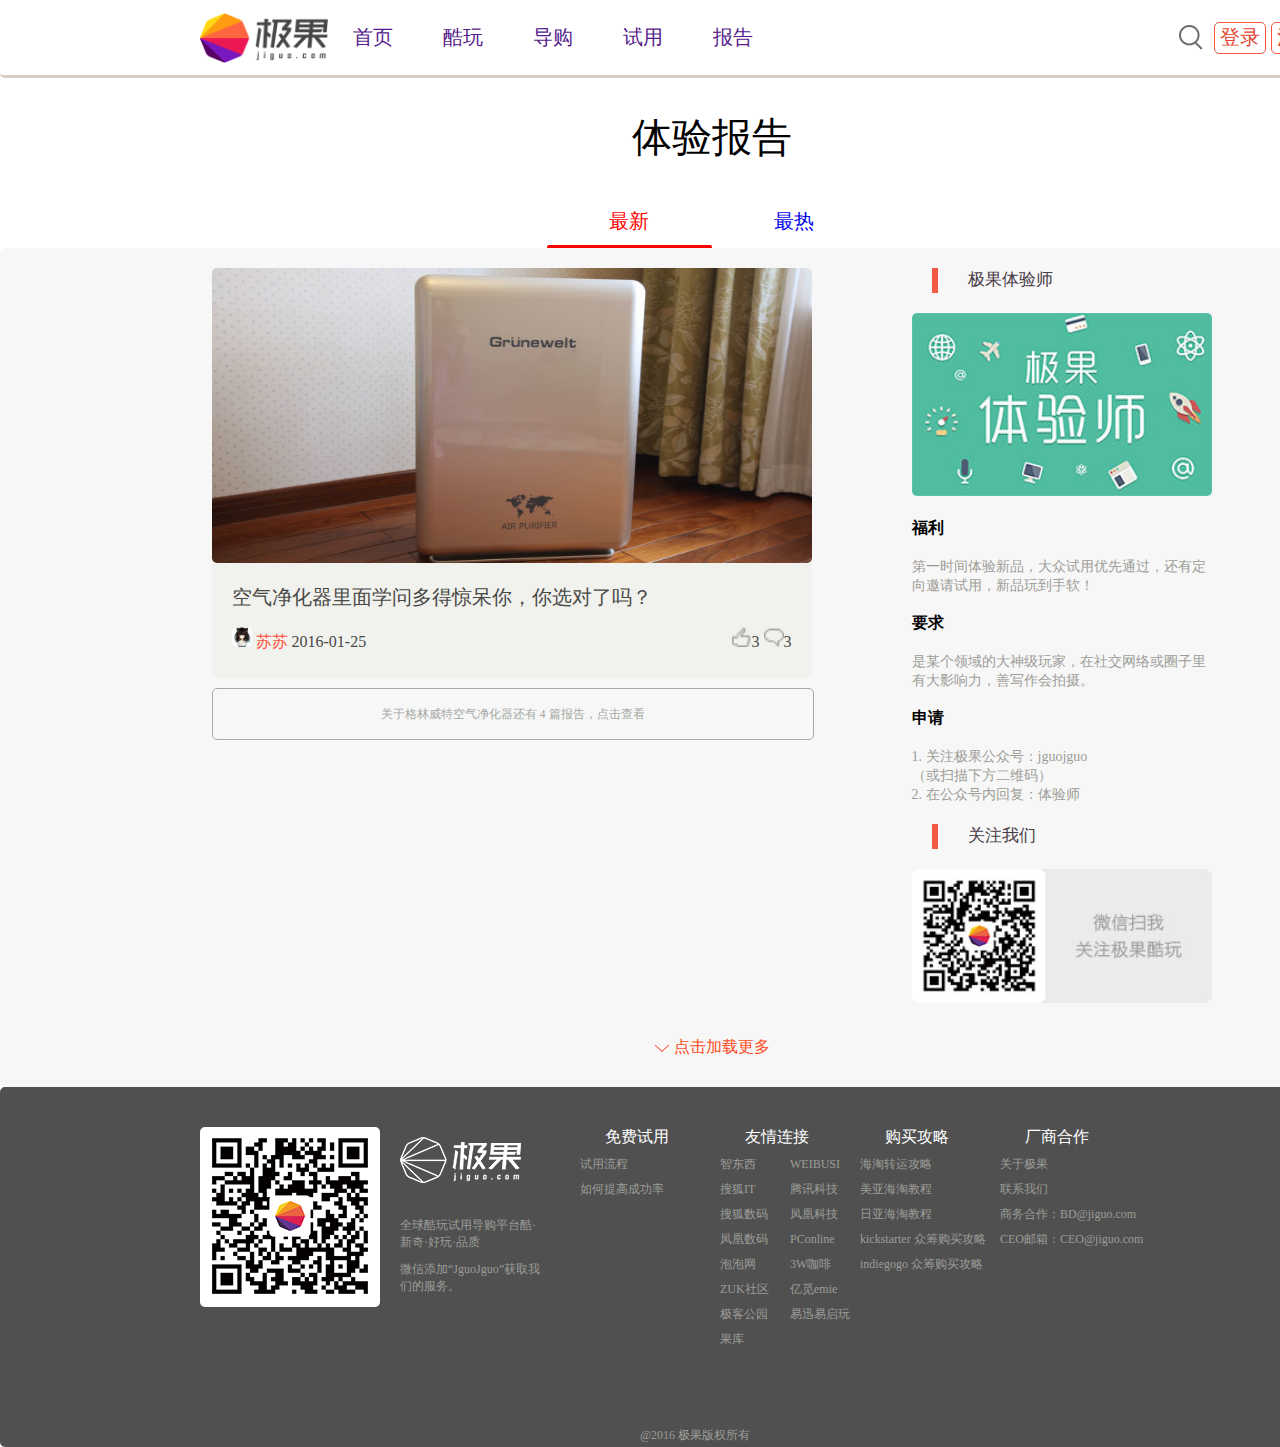
<file: html/report.html>
<!DOCTYPE html>
<html lang="en">
<head>
    <meta charset="UTF-8">
    <meta http-equiv="X-UA-Compatible" content="IE=edge">
    <meta name="viewport" content="width=device-width, initial-scale=1.0">
    <title>Document</title>
    <link rel="stylesheet" href="./../css/report.css">
    <script src="./../js/jquery.min.js"></script>
    <script src="./../js/report.js"></script>
    
</head>
<body>
    <div class="box">
        <!-- 导航栏 -->
        <div class="nav">
            <div><img src="../img/logonew.png" alt="" class="logo"></div>
            <div>
                <ul>
                 <li><a href="">首页</a></li>
                 <li><a href="">酷玩</a></li>
                 <li><a href="">导购</a></li>
                 <li><a href="">试用</a></li>
                 <li><a href="">报告</a></li>
                </ul>
            </div>
            <div>
                <div class="deng">
                    <img src="../img/img/search.png" alt="">
                    <a href=""><input type="text" value="登录"></a>
                    <a href=""><input type="text" value="注册"></a>
                </div>      
            </div>
        </div>
        <div class="dil">
           <div class="a">体验报告</div> 
            <ul>
                <li>                
                    <a href="../html/.html" class="c">最新</a>
                    <div class="b"></div>
                </li>
                <li><a href="../html/.html">最热</a></li> 
            </ul>
        </div>
        <div class="warp">
            <div class="warp_">
                <div class="left">
                    <div class="li">
                        <img src="./../img/bg1.jpg" alt="">
                        <p>空气净化器里面学问多得惊呆你，你选对了吗？</p>
                        <div>
                            <div class="tou">
                                <img src="./../img/img/tx.jpg" alt="">
                                <span>苏苏</span>  2016-01-25
                                <div>
                                    <img src="./../img/img/zan.png" alt="">3
                                    <img src="./../img/img/reply.png" alt="">3
                                </div>
                            </div>
                        </div>
                    </div>
                    <div class="xia">
                        关于格林威特空气净化器还有 4 篇报告，点击查看
                    </div>
                </div>
                <div class="right">
                    <div class="fu">
                        极果体验师
                    </div>
                    <img src="../img/tiyanImg.jpg" alt="">
                    <div class="fu1">
                        <h4>福利</h4>
                        <span>
                            第一时间体验新品，大众试用优先通过，还有定向邀请试用，新品玩到手软！
                        </span>
                    </div>
                    <div class="fu1">
                        <h4>要求</h4>
                        <span>
                            是某个领域的大神级玩家，在社交网络或圈子里有大影响力，善写作会拍摄。
                        </span>
                    </div>
                    <div class="fu1">
                        <h4>申请</h4>
                        <span>
                            1. 关注极果公众号：jguojguo<br>
                            （或扫描下方二维码）<br>
                            2. 在公众号内回复：体验师
                        </span>
                    </div>
                    <div class="fu">
                        关注我们
                    </div>
                    <img src="../img/myCode.jpg" alt="">
                </div>
               
            </div> <div class="warp_jia">
                    <span><img src="./../img/img/more.png" alt=""> 点击加载更多</span>
                </div>
        </div>
          <!-- 尾部 -->
          <footer>
            <div class="foot">
                <img src="../img/code.png" alt="" class="img">
                <ul class="log">
                    <li><img src="../img/logoImg.jpg" alt=""></li>
                    <li>全球酷玩试用导购平台酷·新奇·好玩·品质</li>
                    <li>微信添加“JguoJguo”获取我们的服务。</li>
                </ul>
                <ul>
                    <li class="foot1">免费试用</li>
                    <li>试用流程</li>
                       <li>如何提高成功率</li> 
                </ul>
                <ul class="log1">
                    <li class="foot1">友情连接</li>
                    <li><span>智东西</span><span> WEIBUSI</span></li>
                       <li><span>搜狐IT</span><span>腾讯科技</span></li>
                       <li><span>搜狐数码</span><span>凤凰科技</span></li>
                       <li><span>凤凰数码 </span><span> PConline</span></li>
                       <li><span>泡泡网</span><span>   3W咖啡</span></li>
                       <li><span>ZUK社区</span><span>   亿觅emie</span></li>
                       <li><span>极客公园  </span><span>易迅易启玩</span></li>
                       <li><span>果库</span></li>   
                </ul>
                <ul class="log2">
                    <li class="foot1">购买攻略</li>
                    <li>海淘转运攻略</li>
                    <li>美亚海淘教程</li>
                    <li>日亚海淘教程</li>
                    <li>kickstarter 众筹购买攻略</li>
                    <li>indiegogo 众筹购买攻略</li>
                </ul>
                <ul class="log2">
                    <li class="foot1">厂商合作</li>
                    <li>关于极果</li>
                    <li>联系我们</li>
                    <li>商务合作：BD@jiguo.com</li>
                    <li>CEO邮箱：CEO@jiguo.com</li>
                </ul>
                <div class="di">@2016 极果版权所有</div>
            </div>
        </footer>
    </div>
</body>
</html>
</file>
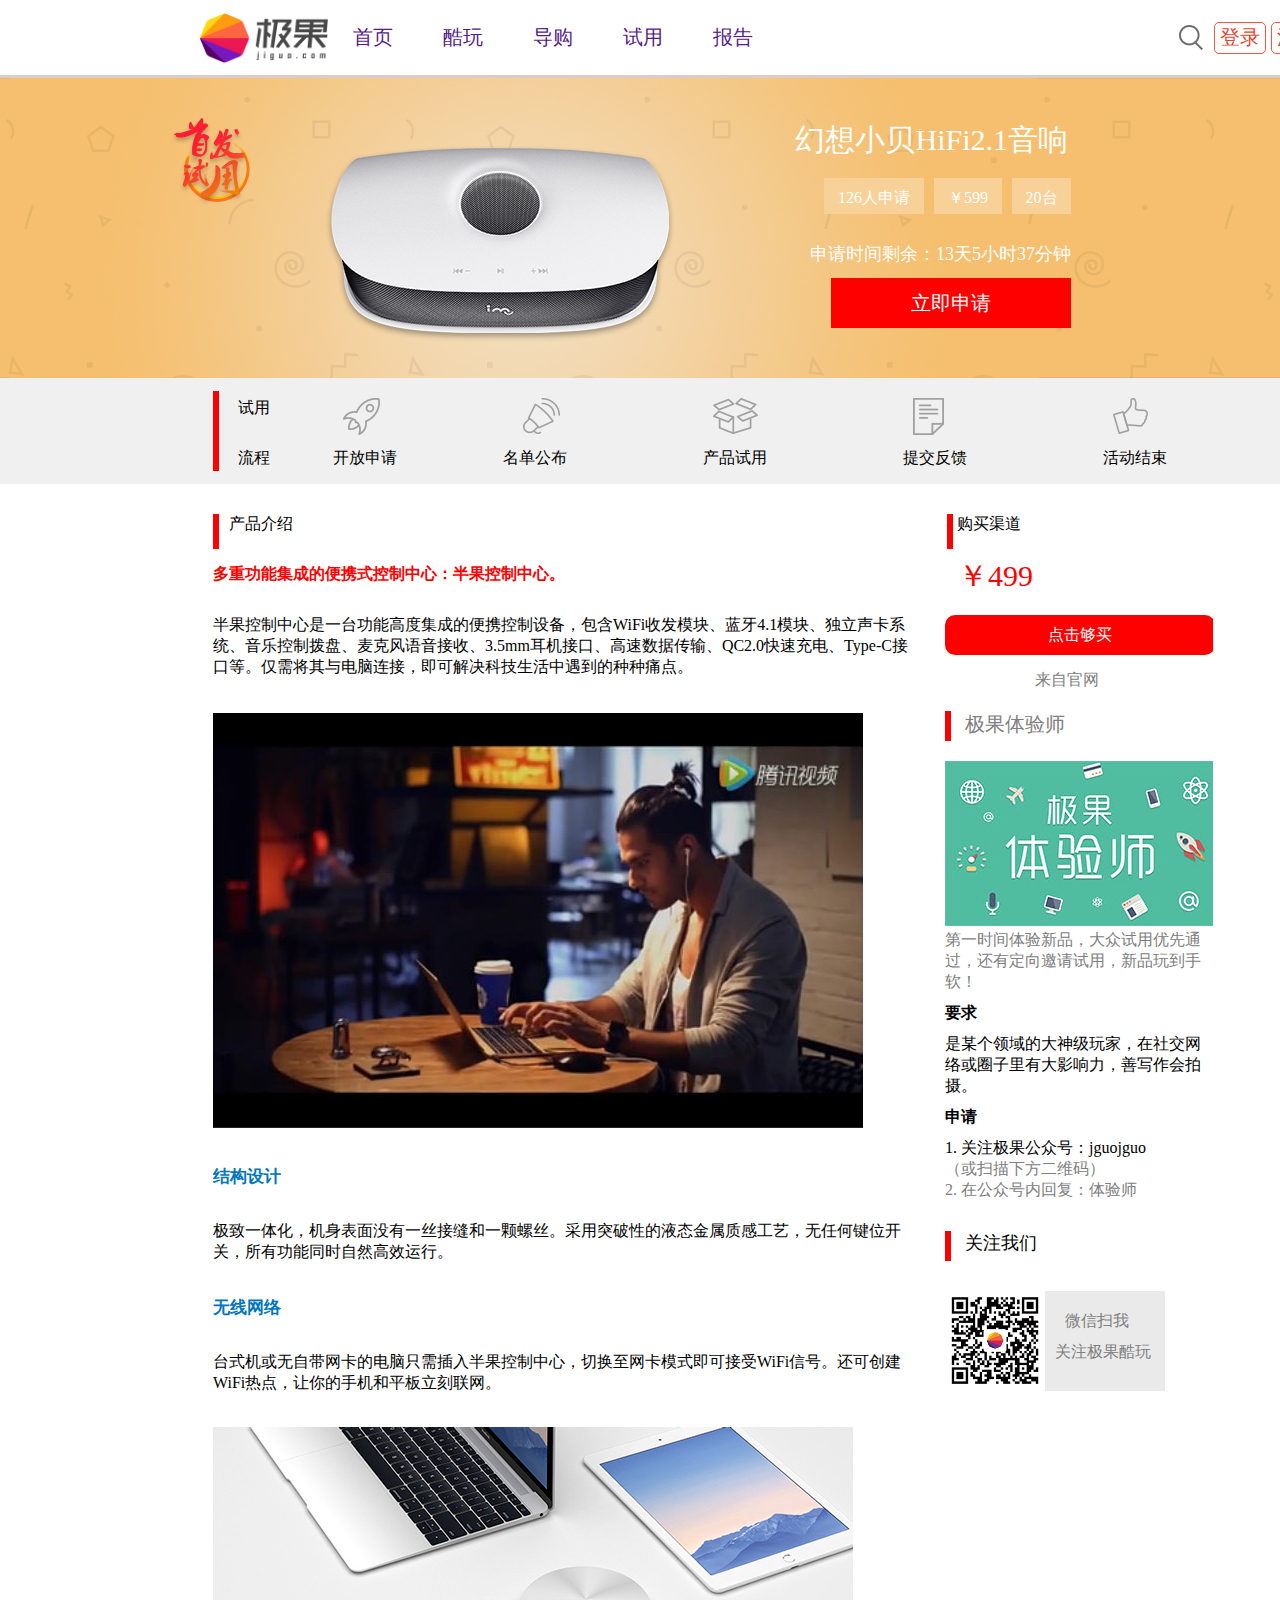
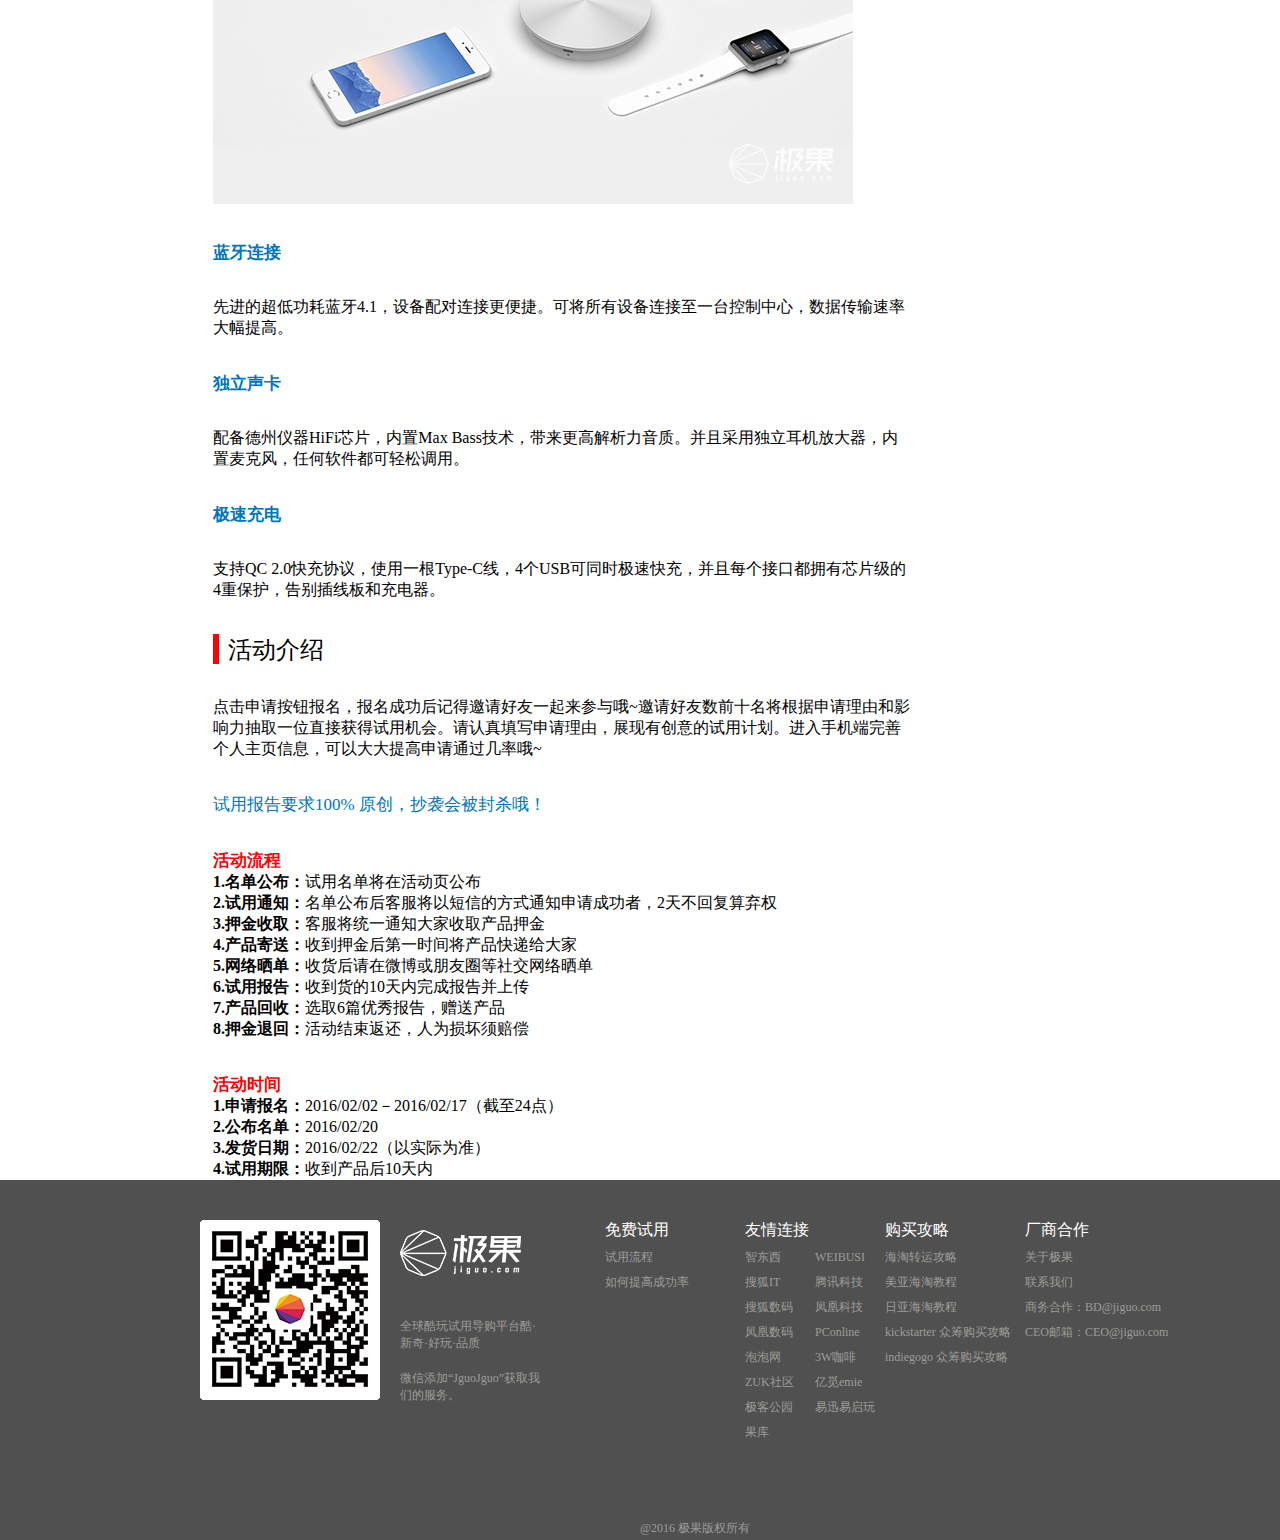
<file: lizhuo/html/jiguo13.html>
<!DOCTYPE html>
<html lang="en">
<head>
    <meta charset="UTF-8">
    <meta http-equiv="X-UA-Compatible" content="IE=edge">
    <meta name="viewport" content="width=device-width, initial-scale=1.0">
    <title>Document</title>
    <link rel="stylesheet" href="./../css/jiguo13.css">
</head>
<body>
    <div id="box">
        <!-- 导航栏 -->
        <div class="nav">
            <div><img src="../img/logonew.png" alt="" class="logo"></div>
            <div>
                <ul>
                 <li><a href="">首页</a></li>
                 <li><a href="">酷玩</a></li>
                 <li><a href="">导购</a></li>
                 <li><a href="">试用</a></li>
                 <li><a href="">报告</a></li>
                </ul>
            </div>
             <div>
                <div class="deng">
                    <img src="../img/img/search.png" alt="">
                    <a href=""><input type="text" value="登录"></a>
                    <a href=""><input type="text" value="注册"></a>
                </div>      
            </div>
        </div>
    </div>
       <div id="out">
         <div id="qw">
             <div><span>幻想小贝HiFi2.1音响</span></div>
             <div class="qw_"><span>126人申请</span><span>￥599</span><span>20台</span></div>
             <div class="qe"><span>申请时间剩余：13天5小时37分钟</span></div>
             <div class="qr"><span>立即申请</span></div>
         </div>
         <div id="qu">
          <div class="qu_">
            <div></div>
             <div>试用</div>
             <div>流程</div>
             <div><img src="./../img/./img/use1.png" alt=""></div>
             <div>开放申请</div>
             <div><img src="./../img/./img/use2.png" alt=""></div>
             <div>名单公布</div>
             <div><img src="./../img/img/use3.png" alt=""></div>
             <div>产品试用</div>
             <div><img src="./../img/img/use4.png" alt=""></div>
             <div>提交反馈</div>
             <div><img src=".././/img/img/use5.png" alt=""></div>
             <div>活动结束</div>
          </div>
         </div>
      
    <div id="content">
        <div></div>
        <span class="qi">产品介绍</span>
        <div class="qi_">
            <span class="qo">购买渠道</span>
        </div>
       <div class="qo_"><span><h4>多重功能集成的便携式控制中心：半果控制中心。</h4></span></div>
        <div id="list">
            <div>半果控制中心是一台功能高度集成的便携控制设备，包含WiFi收发模块、蓝牙4.1模块、独立声卡系统、音乐控制拨盘、麦克风语音接收、3.5mm耳机接口、高速数据传输、QC2.0快速充电、Type-C接口等。仅需将其与电脑连接，即可解决科技生活中遇到的种种痛点。</div>
            <div><img src="./../img/use1.jpg" alt=""></div>
            <div><h4>结构设计</h4></div>
            <div>极致一体化，机身表面没有一丝接缝和一颗螺丝。采用突破性的液态金属质感工艺，无任何键位开关，所有功能同时自然高效运行。</div>
            <div><h4>无线网络</h4></div>
            <div>台式机或无自带网卡的电脑只需插入半果控制中心，切换至网卡模式即可接受WiFi信号。还可创建WiFi热点，让你的手机和平板立刻联网。</div>
            <div><img src="./../img/use.jpg" alt=""></div>
            <div><h4>蓝牙连接</h4></div>
            <div>先进的超低功耗蓝牙4.1，设备配对连接更便捷。可将所有设备连接至一台控制中心，数据传输速率大幅提高。</div>
            <div><h4>独立声卡</h4></div>
            <div>配备德州仪器HiFi芯片，内置Max Bass技术，带来更高解析力音质。并且采用独立耳机放大器，内置麦克风，任何软件都可轻松调用。</div>
            <div><h4>极速充电</h4></div>
            <div>支持QC 2.0快充协议，使用一根Type-C线，4个USB可同时极速快充，并且每个接口都拥有芯片级的4重保护，告别插线板和充电器。</div>
            <div><span class="one">活动介绍</span></div>
            <div>点击申请按钮报名，报名成功后记得邀请好友一起来参与哦~邀请好友数前十名将根据申请理由和影响力抽取一位直接获得试用机会。请认真填写申请理由，展现有创意的试用计划。进入手机端完善个人主页信息，可以大大提高申请通过几率哦~</div>
            <div>试用报告要求100% 原创，抄袭会被封杀哦！</div>
            <div><h4>活动流程</h4></div>
            <div><strong>1.名单公布：</strong>试用名单将在活动页公布</div>
            <div><strong>2.试用通知：</strong>名单公布后客服将以短信的方式通知申请成功者，2天不回复算弃权</div>
            <div><strong>3.押金收取：</strong>客服将统一通知大家收取产品押金</div>
            <div><strong>4.产品寄送：</strong>收到押金后第一时间将产品快递给大家</div>
            <div><strong>5.网络晒单：</strong>收货后请在微博或朋友圈等社交网络晒单</div>
            <div><strong>6.试用报告：</strong>收到货的10天内完成报告并上传</div>
            <div><strong>7.产品回收：</strong>选取6篇优秀报告，赠送产品</div>
            <div><strong>8.押金退回：</strong>活动结束返还，人为损坏须赔偿</div>
            <div><h4>活动时间</h4></div>
            <div><strong>1.申请报名：</strong>2016/02/02－2016/02/17（截至24点）</div>
            <div><strong>2.公布名单：</strong>2016/02/20</div>
            <div><strong>3.发货日期：</strong>2016/02/22（以实际为准）</div>
            <div><strong>4.试用期限：</strong>收到产品后10天内</div>
        </div>
        <div id="two">
          <div>￥499</div>
          <div>点击够买</div>
          <div>来自官网</div>
          <div><span class="three">极果体验师</span></div>
          <div><img src="./../img/tiyanImg.jpg" alt=""></div>
          <div>第一时间体验新品，大众试用优先通过，还有定向邀请试用，新品玩到手软！</div>
          <div><h4>要求</h4></div>
          <div>是某个领域的大神级玩家，在社交网络或圈子里有大影响力，善写作会拍摄。</div>
          <div><h4>申请</h4></div>
          <div>1. 关注极果公众号：jguojguo</div>
          <div>（或扫描下方二维码）</div>
          <div>2. 在公众号内回复：体验师</div>
          <div class="five"><span class="four">关注我们</span></div>
          <div class="se">
            <img src="./../img/code.png" alt="" class="six">
            <div class="seven">
                <p>微信扫我</p>
                <p>关注极果酷玩</p>
            </div>
          </div>
          
        </div>
        </div>
       
    </div>
        <footer>
            <div class="foot">
                <img src="../img/code.png" alt="" class="img">
                <ul class="log">
                    <li><img src="../img/logoImg.jpg" alt=""></li>
                    <li>全球酷玩试用导购平台酷·新奇·好玩·品质</li>
                    <li>微信添加“JguoJguo”获取我们的服务。</li>
                </ul>
                <ul>
                    <li class="foot1">免费试用</li>
                    <li>试用流程</li>
                       <li>如何提高成功率</li> 
                </ul>
                <ul class="log1">
                    <li class="foot1">友情连接</li>
                    <li><span>智东西</span><span> WEIBUSI</span></li>
                       <li><span>搜狐IT</span><span>腾讯科技</span></li>
                       <li><span>搜狐数码</span><span>凤凰科技</span></li>
                       <li><span>凤凰数码 </span><span> PConline</span></li>
                       <li><span>泡泡网</span><span>   3W咖啡</span></li>
                       <li><span>ZUK社区</span><span>   亿觅emie</span></li>
                       <li><span>极客公园  </span><span>易迅易启玩</span></li>
                       <li><span>果库</span></li>   
                </ul>
                <ul class="log2">
                    <li class="foot1">购买攻略</li>
                    <li>海淘转运攻略</li>
                    <li>美亚海淘教程</li>
                    <li>日亚海淘教程</li>
                    <li>kickstarter 众筹购买攻略</li>
                    <li>indiegogo 众筹购买攻略</li>
                </ul>
                <ul class="log2">
                    <li class="foot1">厂商合作</li>
                    <li>关于极果</li>
                    <li>联系我们</li>
                    <li>商务合作：BD@jiguo.com</li>
                    <li>CEO邮箱：CEO@jiguo.com</li>
                </ul>
                <div class="di">@2016 极果版权所有</div>
            </div>
            
        </footer>
</body>
</html>
</file>
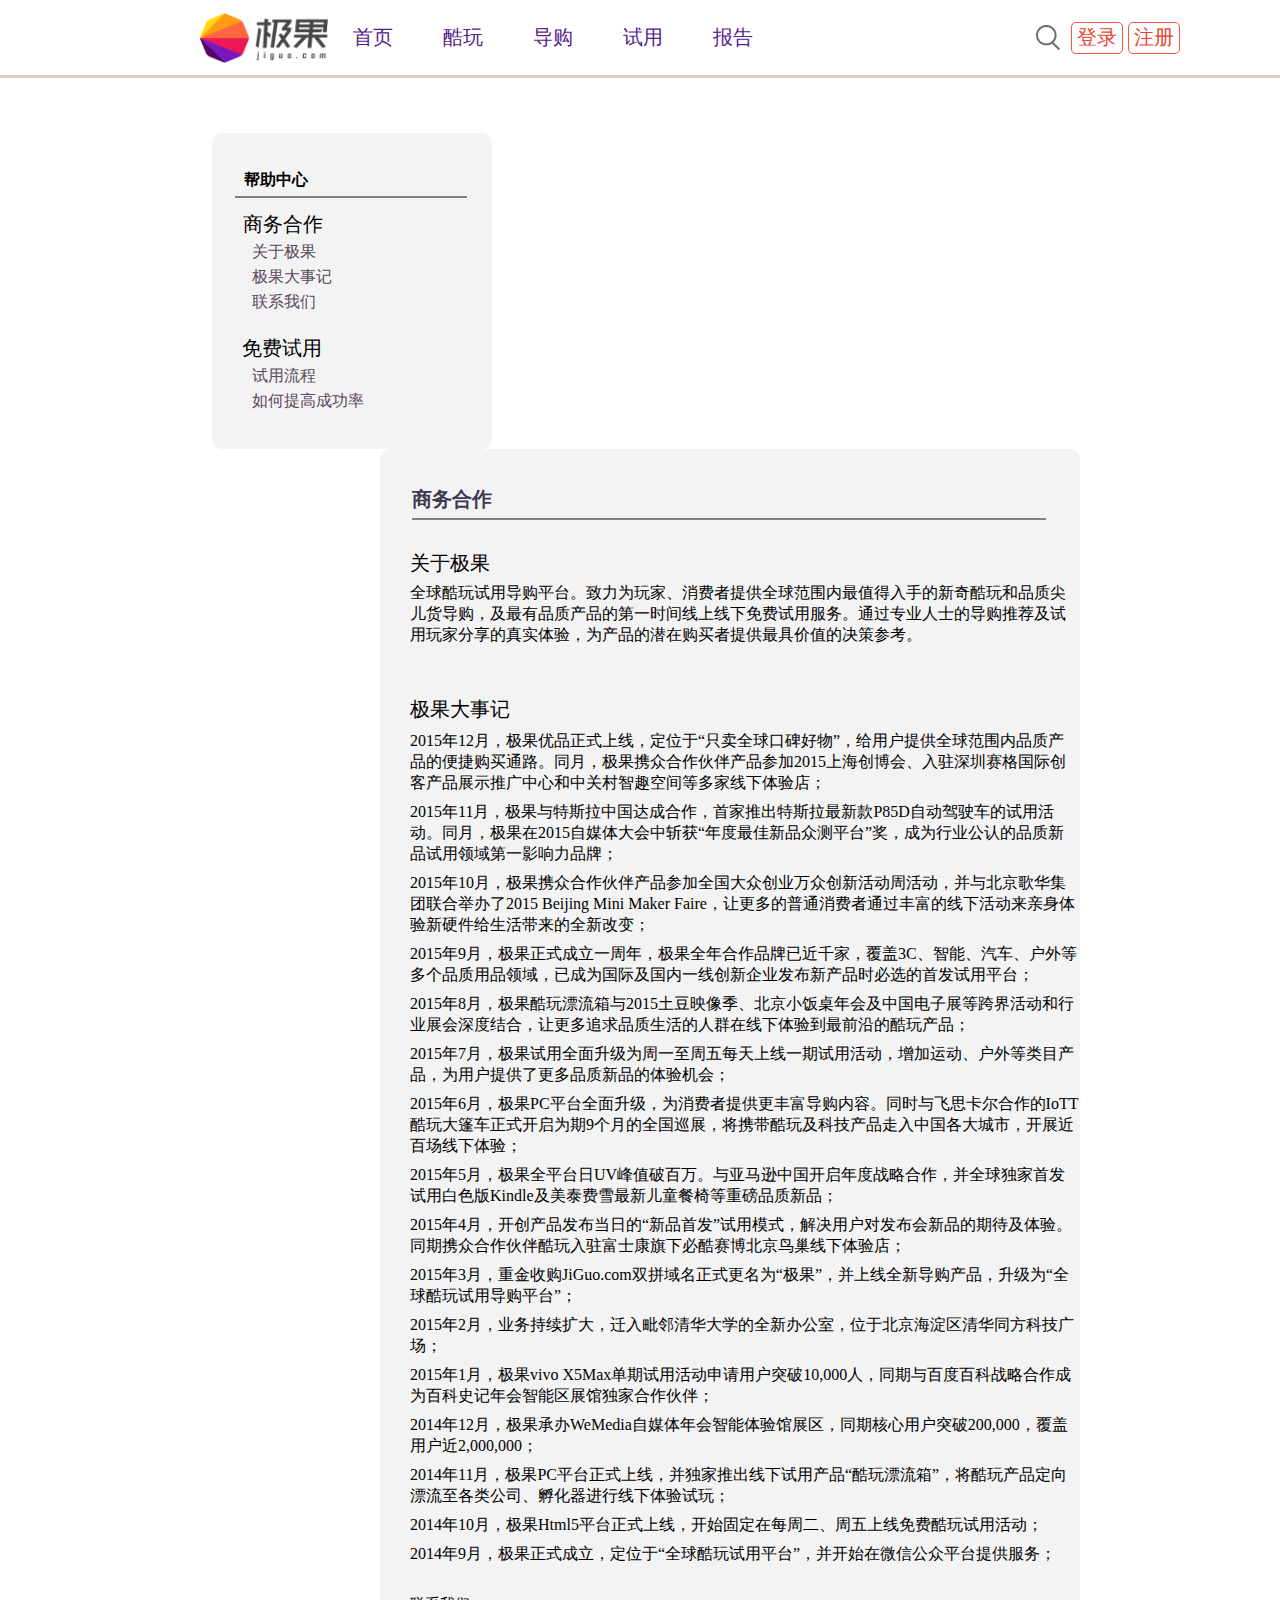
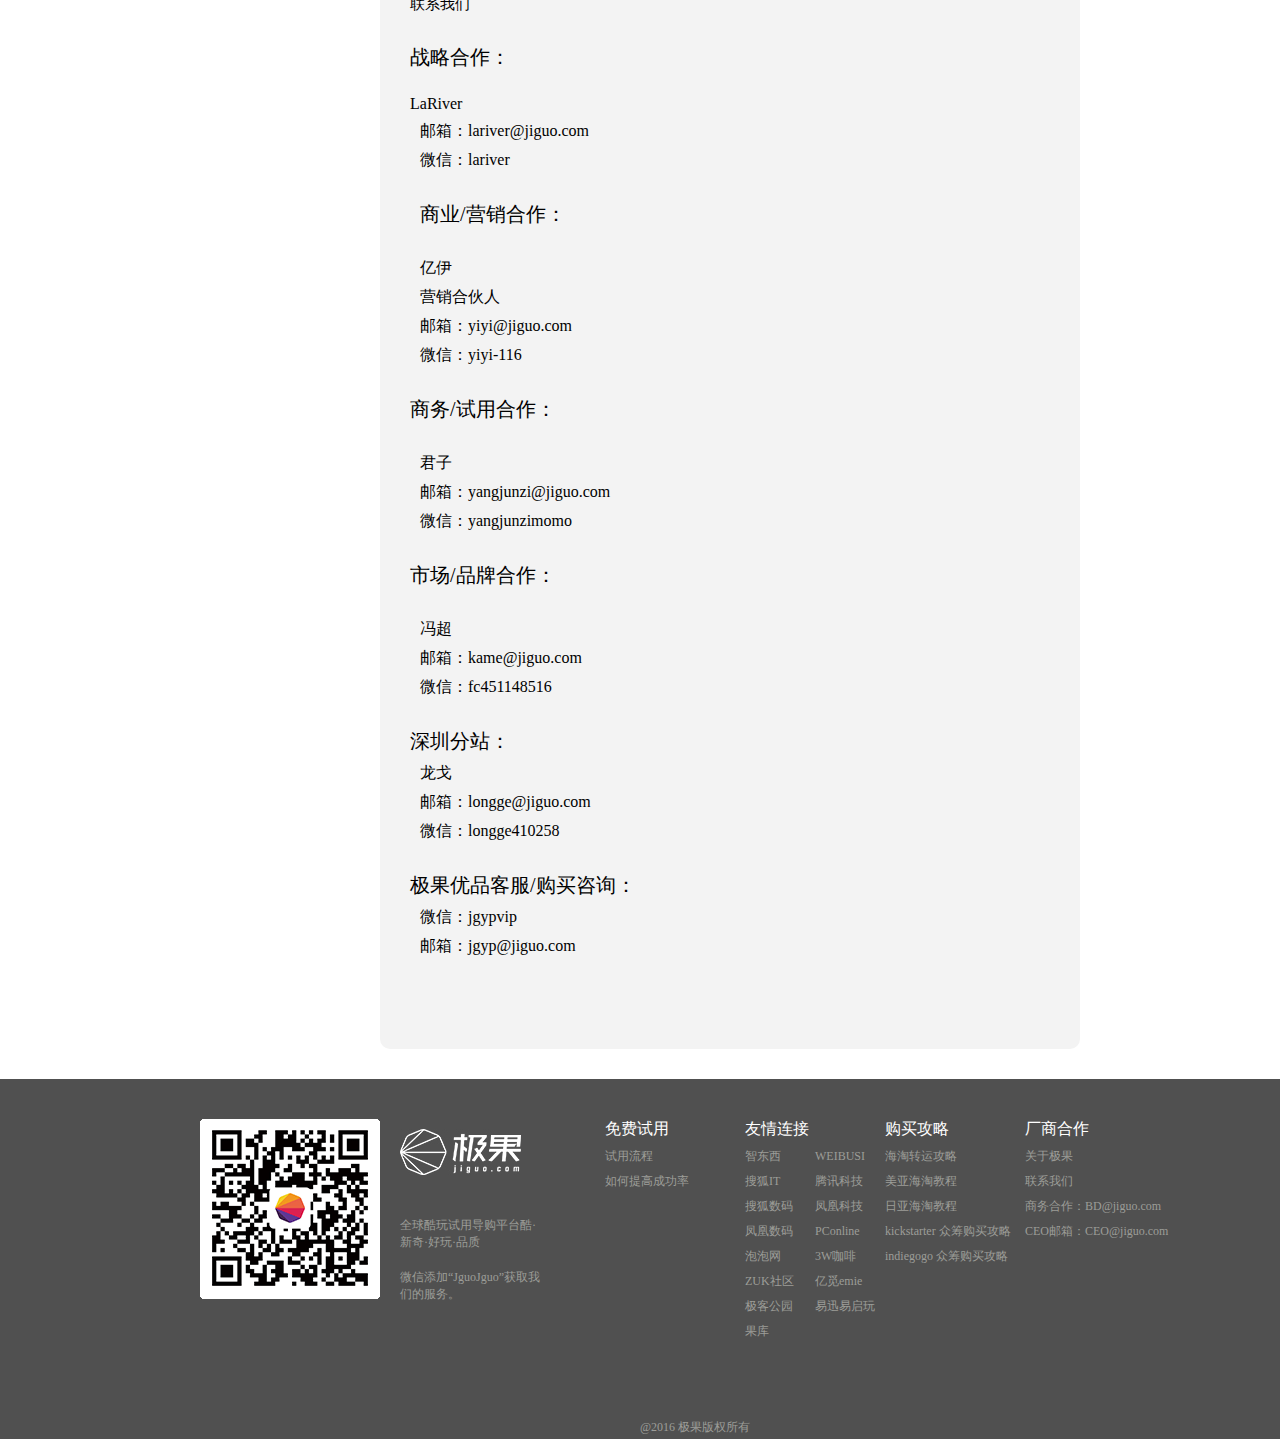
<file: lizhuo/html/jiguo17.html>
<!DOCTYPE html>
<html lang="en">
<head>
    <meta charset="UTF-8">
    <meta http-equiv="X-UA-Compatible" content="IE=edge">
    <meta name="viewport" content="width=device-width, initial-scale=1.0">
    <title>Document</title>
    <link rel="stylesheet" href="./../css/jiguo17.css">
</head>
<body>
    <div id="box">
        <!-- 导航栏 -->
        <div class="nav">
            <div><img src="../img/logonew.png" alt="" class="logo"></div>
            <div>
                <ul>
                 <li><a href="">首页</a></li>
                 <li><a href="">酷玩</a></li>
                 <li><a href="">导购</a></li>
                 <li><a href="" class="qw">试用</a></li>
                 <li><a href="">报告</a></li>
                </ul>
            </div>
             <div>
                <div class="deng">
                    <img src="../img/img/search.png" alt="">
                    <a href=""><input type="text" value="登录"></a>
                    <a href=""><input type="text" value="注册"></a>
                </div>      
            </div>
        </div>
       </div>
      
      
    <div id="content">
        <div id="list">
            <p>帮助中心</p>
             <p></p>
            <p>商务合作</p>
            <p>关于极果</p>
            <p>极果大事记</p>
            <p>联系我们</p>
            
            <p>免费试用</p>
            <p>试用流程</p>
            <p>如何提高成功率</p>
        </div>
        <div id="out">
            <p>商务合作</p>

             <p></p>
            <p>关于极果</p>
            
            <p>全球酷玩试用导购平台。致力为玩家、消费者提供全球范围内最值得入手的新奇酷玩和品质尖儿货导购，及最有品质产品的第一时间线上线下免费试用服务。通过专业人士的导购推荐及试用玩家分享的真实体验，为产品的潜在购买者提供最具价值的决策参考。</p>
             
            <p>极果大事记</p>
            
            <p>2015年12月，极果优品正式上线，定位于“只卖全球口碑好物”，给用户提供全球范围内品质产品的便捷购买通路。同月，极果携众合作伙伴产品参加2015上海创博会、入驻深圳赛格国际创客产品展示推广中心和中关村智趣空间等多家线下体验店；</p>
            <p>2015年11月，极果与特斯拉中国达成合作，首家推出特斯拉最新款P85D自动驾驶车的试用活动。同月，极果在2015自媒体大会中斩获“年度最佳新品众测平台”奖，成为行业公认的品质新品试用领域第一影响力品牌；</d>
            <p>2015年10月，极果携众合作伙伴产品参加全国大众创业万众创新活动周活动，并与北京歌华集团联合举办了2015 Beijing Mini Maker Faire，让更多的普通消费者通过丰富的线下活动来亲身体验新硬件给生活带来的全新改变；</p>
            <p>2015年9月，极果正式成立一周年，极果全年合作品牌已近千家，覆盖3C、智能、汽车、户外等多个品质用品领域，已成为国际及国内一线创新企业发布新产品时必选的首发试用平台；</p>
            <p>2015年8月，极果酷玩漂流箱与2015土豆映像季、北京小饭桌年会及中国电子展等跨界活动和行业展会深度结合，让更多追求品质生活的人群在线下体验到最前沿的酷玩产品；</p>
            <p>2015年7月，极果试用全面升级为周一至周五每天上线一期试用活动，增加运动、户外等类目产品，为用户提供了更多品质新品的体验机会；</p>
            <p>2015年6月，极果PC平台全面升级，为消费者提供更丰富导购内容。同时与飞思卡尔合作的IoTT酷玩大篷车正式开启为期9个月的全国巡展，将携带酷玩及科技产品走入中国各大城市，开展近百场线下体验；</p>
            <p>2015年5月，极果全平台日UV峰值破百万。与亚马逊中国开启年度战略合作，并全球独家首发试用白色版Kindle及美泰费雪最新儿童餐椅等重磅品质新品；</p>
            <p>2015年4月，开创产品发布当日的“新品首发”试用模式，解决用户对发布会新品的期待及体验。同期携众合作伙伴酷玩入驻富士康旗下必酷赛博北京鸟巢线下体验店；</p>
            <p>2015年3月，重金收购JiGuo.com双拼域名正式更名为“极果”，并上线全新导购产品，升级为“全球酷玩试用导购平台”；</p>
            <p>2015年2月，业务持续扩大，迁入毗邻清华大学的全新办公室，位于北京海淀区清华同方科技广场；</p>
            <p>2015年1月，极果vivo X5Max单期试用活动申请用户突破10,000人，同期与百度百科战略合作成为百科史记年会智能区展馆独家合作伙伴；</p>
            <p>2014年12月，极果承办WeMedia自媒体年会智能体验馆展区，同期核心用户突破200,000，覆盖用户近2,000,000；</p>
            <p>2014年11月，极果PC平台正式上线，并独家推出线下试用产品“酷玩漂流箱”，将酷玩产品定向漂流至各类公司、孵化器进行线下体验试玩；</p>
            <p>2014年10月，极果Html5平台正式上线，开始固定在每周二、周五上线免费酷玩试用活动；</p>
            <p>2014年9月，极果正式成立，定位于“全球酷玩试用平台”，并开始在微信公众平台提供服务；</p>
             
            <p>联系我们</p>
            
            <p>战略合作：</p>
            <p>LaRiver</p>
            <p>邮箱：lariver@jiguo.com</p>
            <p>微信：lariver</p>
            
            <p>商业/营销合作：</p>
            <p>亿伊</p>
            <p>营销合伙人</p>
            <p>邮箱：yiyi@jiguo.com</p>
            <p>微信：yiyi-116</p>
            
            <p>商务/试用合作：</p>
            <p>君子</p>
            <p>邮箱：yangjunzi@jiguo.com</p>
            <p>微信：yangjunzimomo</p>
            
            <p>市场/品牌合作：</p>
            <p>冯超</p>
            <p>邮箱：kame@jiguo.com</p>
            <p>微信：fc451148516</p>
            
            <p>深圳分站：</p>
            <p>龙戈</p>
            <p>邮箱：longge@jiguo.com</p>
            <p>微信：longge410258</p>
            
            <p>极果优品客服/购买咨询：</p>
            <p>微信：jgypvip</p>
            <p>邮箱：jgyp@jiguo.com</p>
        </div>
   </div>

   <footer>
    <div class="foot">
        <img src="../img/code.png" alt="" class="img">
        <ul class="log">
            <li><img src="../img/logoImg.jpg" alt=""></li>
            <li>全球酷玩试用导购平台酷·新奇·好玩·品质</li>
            <li>微信添加“JguoJguo”获取我们的服务。</li>
        </ul>
        <ul>
            <li class="foot1">免费试用</li>
            <li>试用流程</li>
               <li>如何提高成功率</li> 
        </ul>
        <ul class="log1">
            <li class="foot1">友情连接</li>
            <li><span>智东西</span><span> WEIBUSI</span></li>
               <li><span>搜狐IT</span><span>腾讯科技</span></li>
               <li><span>搜狐数码</span><span>凤凰科技</span></li>
               <li><span>凤凰数码 </span><span> PConline</span></li>
               <li><span>泡泡网</span><span>   3W咖啡</span></li>
               <li><span>ZUK社区</span><span>   亿觅emie</span></li>
               <li><span>极客公园  </span><span>易迅易启玩</span></li>
               <li><span>果库</span></li>   
        </ul>
        <ul class="log2">
            <li class="foot1">购买攻略</li>
            <li>海淘转运攻略</li>
            <li>美亚海淘教程</li>
            <li>日亚海淘教程</li>
            <li>kickstarter 众筹购买攻略</li>
            <li>indiegogo 众筹购买攻略</li>
        </ul>
        <ul class="log2">
            <li class="foot1">厂商合作</li>
            <li>关于极果</li>
            <li>联系我们</li>
            <li>商务合作：BD@jiguo.com</li>
            <li>CEO邮箱：CEO@jiguo.com</li>
        </ul>
        <div class="di">@2016 极果版权所有</div>
    </div>
    
</footer>
</body>
</html>
</file>
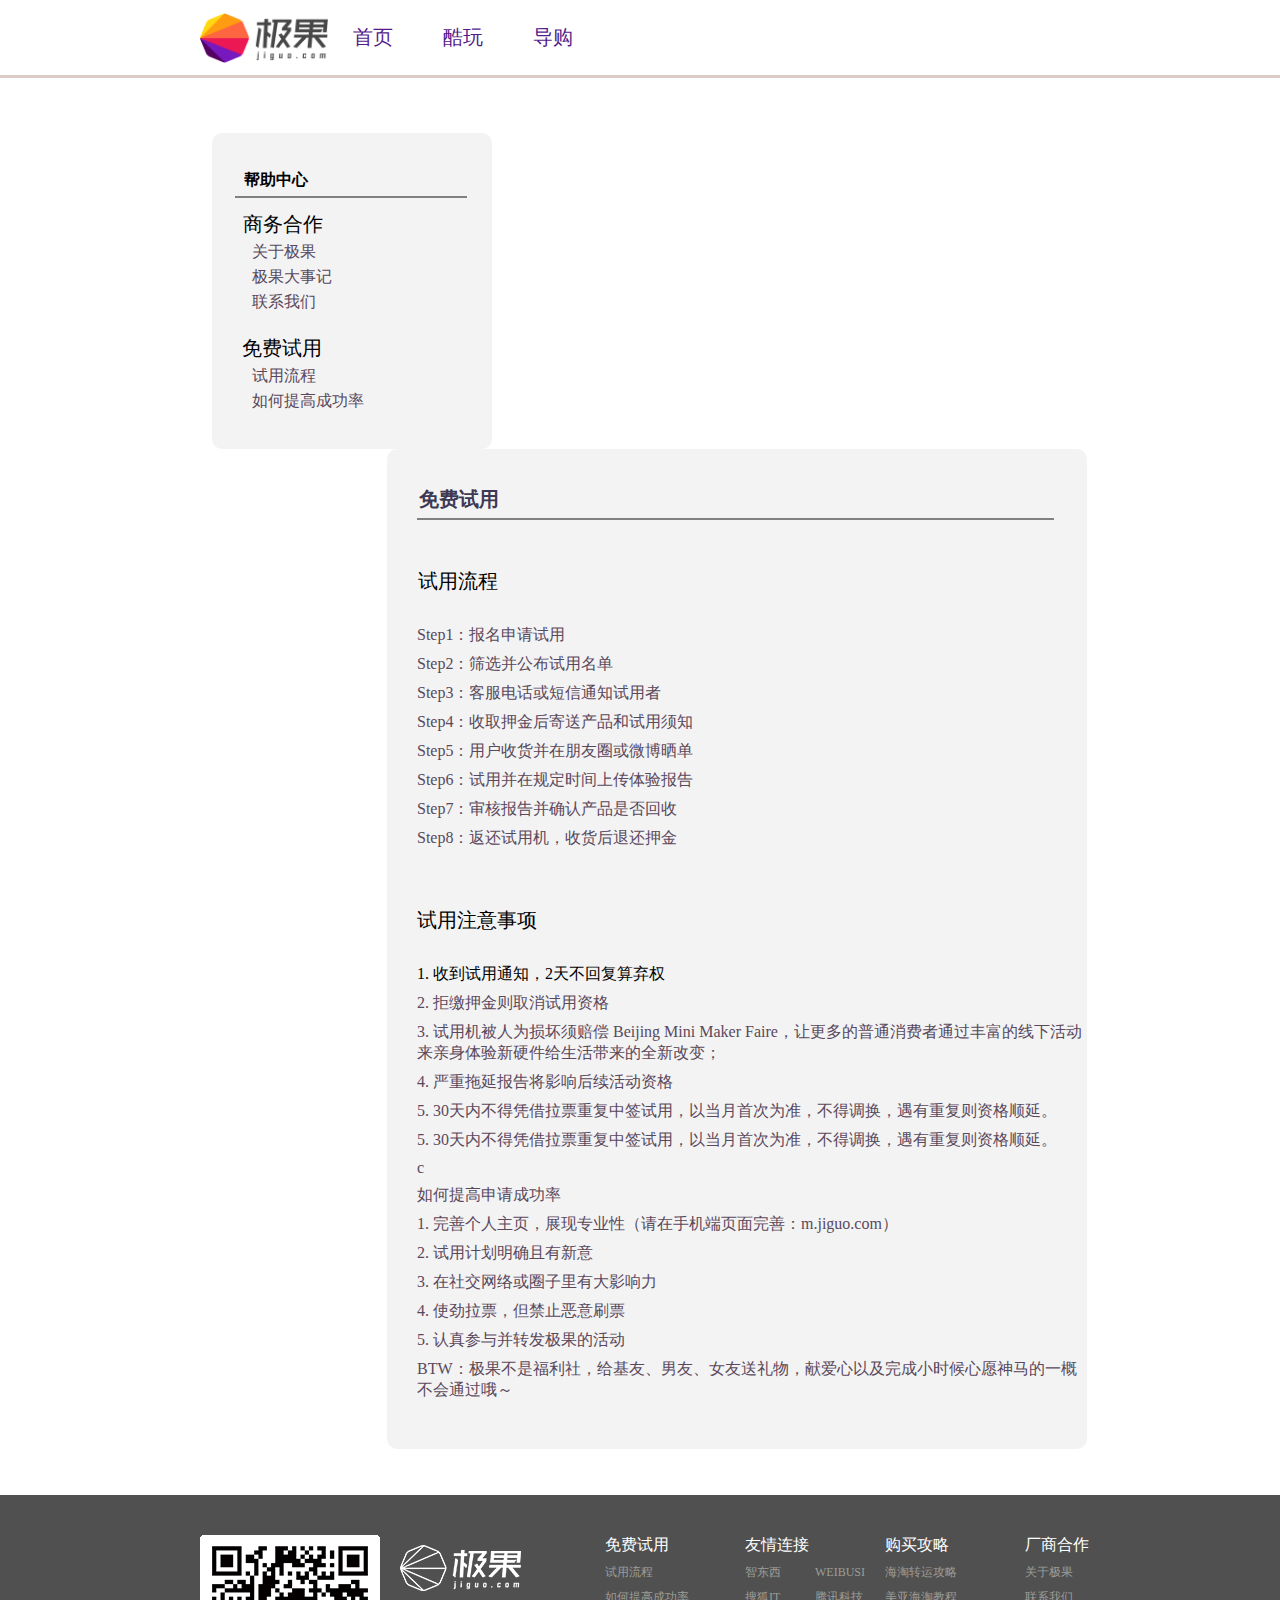
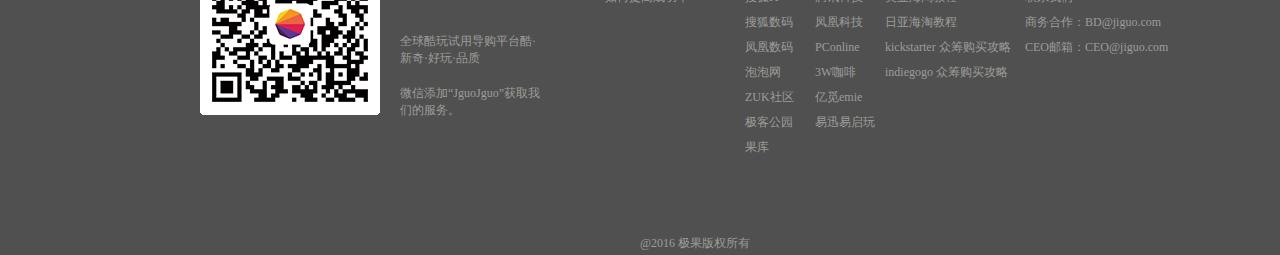
<file: lizhuo/html/jiguo18.html>
<!DOCTYPE html>
<html lang="en">
<head>
    <meta charset="UTF-8">
    <meta http-equiv="X-UA-Compatible" content="IE=edge">
    <meta name="viewport" content="width=device-width, initial-scale=1.0">
    <title>Document</title>
    <link rel="stylesheet" href="./../css/jiguo18.css">
</head>
<body>
    <div id="box">
        <!-- 导航栏 -->
        <div class="nav">
            <div><img src="../img/logonew.png" alt="" class="logo"></div>
            <div>
                <ul>
                 <li><a href="">首页</a></li>
                 <li><a href="">酷玩</a></li>
                 <li><a href="">导购</a></li>
                 <li><a href="" class="qw">试用</a></li>
                 <li><a href="">报告</a></li>
                </ul>
            </div>
             <div>
                <div class="deng">
                    <img src="../img/img/search.png" alt="">
                    <a href=""><input type="text" value="登录"></a>
                    <a href=""><input type="text" value="注册"></a>
                </div>      
            </div>
        </div>
       </div>
      
      
    <div id="content">
        <div id="list">
              <p>帮助中心</p>
              <p></p>
              <p>商务合作</p>
              <p>关于极果</p>
              <p>极果大事记</p>
              <p>联系我们</p>
              <p>免费试用</p>
              <p>试用流程</p>
              <p>如何提高成功率</p>
        </div>
        <div class="qw">
         <p>免费试用</p>
         <p></p>
         <p>试用流程</p>
         <p>Step1：报名申请试用</p>
         <p>Step2：筛选并公布试用名单</p>
         <p>Step3：客服电话或短信通知试用者</p>
         <p>Step4：收取押金后寄送产品和试用须知</p>
         <p>Step5：用户收货并在朋友圈或微博晒单</p>
         <p>Step6：试用并在规定时间上传体验报告</p>
         <p>Step7：审核报告并确认产品是否回收</p>
         <p>Step8：返还试用机，收货后退还押金</p>
         <p>试用注意事项</p>
         <p>1. 收到试用通知，2天不回复算弃权</p>
         <p>2. 拒缴押金则取消试用资格</p>
         <p>3. 试用机被人为损坏须赔偿 Beijing Mini Maker Faire，让更多的普通消费者通过丰富的线下活动来亲身体验新硬件给生活带来的全新改变；</p>
         <p>4. 严重拖延报告将影响后续活动资格</p>
         <p>5. 30天内不得凭借拉票重复中签试用，以当月首次为准，不得调换，遇有重复则资格顺延。</p>
         <p>5. 30天内不得凭借拉票重复中签试用，以当月首次为准，不得调换，遇有重复则资格顺延。</p>
         <p>c</p>
         <p>如何提高申请成功率</p>
         <p>1. 完善个人主页，展现专业性（请在手机端页面完善：m.jiguo.com）</p>
         <p>2. 试用计划明确且有新意</p>
         <p>3. 在社交网络或圈子里有大影响力</p>
         <p>4. 使劲拉票，但禁止恶意刷票</p>
         <p>5. 认真参与并转发极果的活动</p>
         <p>BTW：极果不是福利社，给基友、男友、女友送礼物，献爱心以及完成小时候心愿神马的一概不会通过哦～</p>
        
        
        </div>
    </div>
    <footer>
        <div class="foot">
            <img src="../img/code.png" alt="" class="img">
            <ul class="log">
                <li><img src="../img/logoImg.jpg" alt=""></li>
                <li>全球酷玩试用导购平台酷·新奇·好玩·品质</li>
                <li>微信添加“JguoJguo”获取我们的服务。</li>
            </ul>
            <ul>
                <li class="foot1">免费试用</li>
                <li>试用流程</li>
                   <li>如何提高成功率</li> 
            </ul>
            <ul class="log1">
                <li class="foot1">友情连接</li>
                <li><span>智东西</span><span> WEIBUSI</span></li>
                   <li><span>搜狐IT</span><span>腾讯科技</span></li>
                   <li><span>搜狐数码</span><span>凤凰科技</span></li>
                   <li><span>凤凰数码 </span><span> PConline</span></li>
                   <li><span>泡泡网</span><span>   3W咖啡</span></li>
                   <li><span>ZUK社区</span><span>   亿觅emie</span></li>
                   <li><span>极客公园  </span><span>易迅易启玩</span></li>
                   <li><span>果库</span></li>   
            </ul>
            <ul class="log2">
                <li class="foot1">购买攻略</li>
                <li>海淘转运攻略</li>
                <li>美亚海淘教程</li>
                <li>日亚海淘教程</li>
                <li>kickstarter 众筹购买攻略</li>
                <li>indiegogo 众筹购买攻略</li>
            </ul>
            <ul class="log2">
                <li class="foot1">厂商合作</li>
                <li>关于极果</li>
                <li>联系我们</li>
                <li>商务合作：BD@jiguo.com</li>
                <li>CEO邮箱：CEO@jiguo.com</li>
            </ul>
            <div class="di">@2016 极果版权所有</div>
        </div>
        
    </footer>
</body>
</html>
</file>
<file: css/index.css>
* {
  padding: 0;
  margin: 0;
  list-style: none;
  text-decoration: none;
  border-radius: 5px;
}
#box {
  width: 1423px;
  margin: auto;
  position: relative;
}
.nav {
  height: 75px;
  line-height: 75px;
  font-size: 20px;
  border-bottom: 3px solid #dcccc8;
}
.logo {
  float: left;
  height: 50px;
  margin: 12.5px 0px;
  margin-left: 200px;
}
li {
  float: left;
  margin: 0px 25px;
}
.deng {
  float: right;
  margin-right: 100px;
}
.deng img {
  margin-top: 25px;
  position: absolute;
  right: 220px;
}
.deng input {
  width: 50px;
  height: 30px;
  border: 1px solid #f8573d;
  border-radius: 5px;
  font-size: 20px;
  color: #e44530;
  text-align: center;
}
.use {
  border-bottom: 3px solid #dcccc8;
  height: 300px;
  background: url("../img/img/original.jpg") no-repeat -200px;
}
.dong {
  color: #fff;
  float: right;
  margin: 45px 200px;
}

.who {
  display: inline-block;
  padding: 0px 10px;
  height: 35px;
  font-size: 16px;
  line-height: 35px;
  border-radius: 3px;
  background-color: #f7d39a;
}
.dong1 {
  display: inline-block;
  background-color: red;
  font-size: 28px;
  text-align: center;
  width: 240px;
}
.dong div {
  margin: 25px 0px;
}
.foot {
  height: 360px;
  background-color: #505050;
  color: #9c9d98;
  font-size: 12px;
}
.foot ul {
  width: 140px;
  float: left;
}
.img {
  float: left;
  margin: 40px 0px 0px 200px;
}
.log {
  margin: 40px 40px 0px 20px;
}
.log img {
  margin-bottom: 20px;
}
.log li {
  width: 140px;
  margin: 10px 0px;
}
.foot1 {
  font-size: 16px;
  color: #fff;
  margin: 40px 38px 30px 25px;
}
.foot li {
  margin-bottom: 8px;
}
.log1 li {
  width: 140px;
}
.log1 span {
  display: inline-block;
  width: 50%;
}
.log2 li {
  width: 170px;
}
.di {
  position: relative;
  top: 340px;
  left: -500px;
}
.adj {
  width: 1000px;
  margin: auto;
  overflow: hidden;
}
.warp {
  font-size: 20px;
  height: 65px;
  line-height: 65px;
  font-weight: bold;
}
.lun1 {
  width: 220px;
  height: 290px;
  border: 1px solid #e9e9e9;

  float: left;
  margin: 20px 14px 30px;
}
.lun {
  overflow: hidden;
  width: 5000px;
}
.lun1 img {
  width: 220px;
  height: 130px;
}
.lun2 {
  font-size: 16px;
  font-weight: bold;
  text-align: center;
  height: 40px;
  margin: 10px 0px;
}
.lun3 {
  width: 220px;
  padding: 0px 55px;
  margin-bottom: 10px;
}
.lun3 span {
  display: inline-block;
  width: 50px;
  height: 25px;
  line-height: 25px;
  font-size: 14px;
  color: #fb5940;
  border: 1px solid #fb5940;
  text-align: center;
  margin: 0px 5px;
  border-radius: 5px;
}
.lun4 {
  width: 220px;
  padding: 0px 75px;
}
.lun4 span {
  color: #fb5940;
  display: inline-block;
  text-align: center;
}
.lun5 {
  width: 40px;
  height: 20px;
  background-color: #ff553f;
  color: #fff;
  text-align: center;
  position: relative;
  top: -252px;
  left: 180px;
}
.lun6 {
  width: 76px;
  font-size: 14px;
  color: #bab399;
  height: 20px;
  background-color: #fcf7cc;
  text-align: center;
  position: relative;
  top: -252px;
  left: 144px;
}
.lun8 {
    width: 220px;
    padding: 0px 55px;
    margin-bottom: 10px;
  }
  .lun8 span {
    display: inline-block;
    width: 50px;
    height: 25px;
    line-height: 25px;
    font-size: 14px;
    color: #79CD68;
    border: 1px solid #79CD68;
    text-align: center;
    margin: 0px 5px;
    border-radius: 5px;
  }
  .lun7{
    width: 90px;
    height: 20px;
    margin: auto;
    position: relative;
    top: -10px;
  color: #fb5940;

  }
  .lun9{
    width: 100px;
    height: 20px;
    margin: auto;
    position: relative;
    top: -10px;
    color: #79CD68;
    

  }
</file>
<file: css/foundhot.css>
* {
    padding: 0;
    margin: 0;
    list-style: none;
    text-decoration: none;
    border-radius: 5px;
  }
  
  .box {
    width: 1423px;
    margin: auto;
    position: relative;
  }
  
  .nav {
    height: 75px;
    line-height: 75px;
    font-size: 20px;
    border-bottom: 3px solid #DCCCC8;
  }
  
  .logo {
    float: left;
    height: 50px;
    margin: 12.5px 0px;
    margin-left: 200px;
  }
  
  .nav li {
    float: left;
    margin: 0px 25px;
  }
  
  .deng {
    float: right;
    margin-right: 100px;
  }
  
  .deng img {
    margin-top: 25px;
    position: absolute;
    right: 220px;
  }
  
  .deng input {
    width: 50px;
    height: 30px;
    border: 1px solid #F8573D;
    border-radius: 5px;
    font-size: 20px;
    color: #E44530;
    text-align: center;
  }
  .foot{
    height: 360px;
    background-color: #505050;
    color: #9C9D98;
    font-size: 12px;
  }
  .foot ul{
    width: 140px;
    float: left;
  }
  .img{
    float: left;
    margin: 40px 0px 0px 200px;
  }
  .log{
  margin: 40px 40px 0px 20px;  
  }
  .log img{
    margin-bottom: 20px;
  }
  .log li{
    width: 140px;
    margin: 10px 0px;
  }
  .foot1{
    font-size: 16px;
    color: #fff;
    margin: 40px 38px 30px 25px ;
   
  }
  .foot li{
  margin-bottom: 8px;
  }
  .log1 li{
  width: 140px;
  
  }
  .log1 span{
    display: inline-block;
    width: 50%;
  }
  .log2 li{
    width: 170px;
  }
  .di{
    position: relative;
    top: 340px;
    left:-500px;
  }
.dil{
    overflow: hidden;
}
.dil ul{
    text-align: center;
    width: 500px;
    margin: auto;
}
  .dil li{
      font-size: 20px;
      height: 40px;
      width: 165px;  
      float: left;
  }
  .c{
    color: #FF0000;
  }
  .a{
      width: 100%;
    height: 130px;
      font-size: 40px;
      text-align: center;
      line-height: 120px;
      float: left;
  }
  .b{
      width: 165px;
      height: 4px;
      background-color: #FF0000;
      margin-top: 10px;
      
  }
  .warp{
      width: 100%;
      background-color: #F7F7F7;
  }
  .warp_{
      width: 1000px;
      /* height: 1335px; */
      overflow: hidden;
      margin: auto;
  }
  .re{
      width: 220px;
      height: 240px;
      float: left;
      margin: 25px 14px 0px;
      border: 1px solid #E9E9E9;
  }
  .re img{
      height: 130px;
  }
  .re1{
      margin: 10px;
      height: 60px;
  }
  .re2{
      float: left;
      margin-left: 10px;
      color: #FF5544;
  }
  .re3{
    float: right;
    margin-right: 10px;
  }
  .re3 img{
    width: 12px;
    height: 10px;
  }
  .warp_jia{
    color: #FC4D23;
    height: 80px;
    text-align: center;
    line-height: 80px;
  }
</file>
<file: css/found.css>
* {
  padding: 0;
  margin: 0;
  list-style: none;
  text-decoration: none;
  border-radius: 5px;
}

.box {
  width: 1423px;
  margin: auto;
  position: relative;
}

.nav {
  height: 75px;
  line-height: 75px;
  font-size: 20px;
  border-bottom: 3px solid #DCCCC8;
}

.logo {
  float: left;
  height: 50px;
  margin: 12.5px 0px;
  margin-left: 200px;
}

.nav li {
  float: left;
  margin: 0px 25px;
}

.deng {
  float: right;
  margin-right: 100px;
}

.deng img {
  margin-top: 25px;
  position: absolute;
  right: 220px;
}

.deng input {
  width: 50px;
  height: 30px;
  border: 1px solid #F8573D;
  border-radius: 5px;
  font-size: 20px;
  color: #E44530;
  text-align: center;
}
.foot{
  height: 360px;
  background-color: #505050;
  color: #9C9D98;
  font-size: 12px;
}
.foot ul{
  width: 140px;
  float: left;
}
.img{
  float: left;
  margin: 40px 0px 0px 200px;
}
.log{
margin: 40px 40px 0px 20px;  
}
.log img{
  margin-bottom: 20px;
}
.log li{
  width: 140px;
  margin: 10px 0px;
}
.foot1{
  font-size: 16px;
  color: #fff;
  margin: 40px 38px 30px 25px ;
 
}
.foot li{
margin-bottom: 8px;
}
.log1 li{
width: 140px;

}
.log1 span{
  display: inline-block;
  width: 50%;
}
.log2 li{
  width: 170px;
}
.di{
  position: relative;
  top: 340px;
  left:-500px;
}
.dil{
  overflow: hidden;
}
.dil ul{
  text-align: center;
  width: 500px;
  margin: auto;
}
.dil li{
    font-size: 20px;
    height: 40px;
    width: 165px;  
    float: left;
}
.c{
  color: #FF0000;
}
.a{
    width: 100%;
  height: 130px;
    font-size: 40px;
    text-align: center;
    line-height: 120px;
    float: left;
}
.b{
    width: 165px;
    height: 4px;
    background-color: #FF0000;
    margin-top: 10px;
    
}
.warp{
    width: 100%;
    background-color: #F7F7F7;
}
.warp_{
    width: 1000px;
    /* height: 1335px; */
    overflow: hidden;
    margin: auto;
}
.re{
    width: 220px;
    height: 240px;
    float: left;
    margin: 25px 14px 0px;
    border: 1px solid #E9E9E9;
}
.re img{
    height: 130px;
}
.re1{
    margin: 10px;
    height: 60px;
}
.re2{
    float: left;
    margin-left: 10px;
    color: #FF5544;
}
.re3{
  float: right;
  margin-right: 10px;
}
.re3 img{
  width: 12px;
  height: 10px;
}
.warp_jia{
  color: #FC4D23;
  height: 80px;
  text-align: center;
  line-height: 80px;
}
</file>
<file: css/foundpin.css>
* {
    padding: 0;
    margin: 0;
    list-style: none;
    text-decoration: none;
    border-radius: 5px;
  }
  
  .box {
    width: 1423px;
    margin: auto;
    position: relative;
  }
  
  .nav {
    height: 75px;
    line-height: 75px;
    font-size: 20px;
    border-bottom: 3px solid #DCCCC8;
  }
  
  .logo {
    float: left;
    height: 50px;
    margin: 12.5px 0px;
    margin-left: 200px;
  }
  
  .nav li {
    float: left;
    margin: 0px 25px;
  }
  
  .deng {
    float: right;
    margin-right: 100px;
  }
  
  .deng img {
    margin-top: 25px;
    position: absolute;
    right: 220px;
  }
  
  .deng input {
    width: 50px;
    height: 30px;
    border: 1px solid #F8573D;
    border-radius: 5px;
    font-size: 20px;
    color: #E44530;
    text-align: center;
  }
  .foot{
    height: 360px;
    background-color: #505050;
    color: #9C9D98;
    font-size: 12px;
  }
  .foot ul{
    width: 140px;
    float: left;
  }
  .img{
    float: left;
    margin: 40px 0px 0px 200px;
  }
  .log{
  margin: 40px 40px 0px 20px;  
  }
  .log img{
    margin-bottom: 20px;
  }
  .log li{
    width: 140px;
    margin: 10px 0px;
  }
  .foot1{
    font-size: 16px;
    color: #fff;
    margin: 40px 38px 30px 25px ;
   
  }
  .foot li{
  margin-bottom: 8px;
  }
  .log1 li{
  width: 140px;
  
  }
  .log1 span{
    display: inline-block;
    width: 50%;
  }
  .log2 li{
    width: 170px;
  }
  .di{
    position: relative;
    top: 340px;
    left:-500px;
  }
  .dil{
    overflow: hidden;
}
.dil ul{
    text-align: center;
    width: 500px;
    margin: auto;
}
  .dil li{
      font-size: 20px;
      height: 40px;
      width: 165px;  
      float: left;
  }
  .c{
    color: #FF0000;
  }
  .a{
      width: 100%;
    height: 130px;
      font-size: 40px;
      text-align: center;
      line-height: 120px;
      float: left;
  }
  .b{
      width: 165px;
      height: 4px;
      background-color: #FF0000;
      margin-top: 10px;
      
  }
  .warp{
      width: 100%;
      /* height: 1000px; */
      background-color: #F7F7F7;
  }
  .warp_{
      width: 1000px;
      overflow: hidden;
      margin: auto;
  }
  .warp_title{
      width: 1000px;
      background-color: #fff;
      margin-top: 35px;
  }
  .fang{
      width: 5px;
      height: 25px;
      background-color: #F95644;
      float: left;
  }
  .num{
     font-size: 16px;
      line-height: 25px;
      
  }
  .warp_con{
    width: 100%;
    /* height: 340px;s */
    overflow: hidden;
    background-color: #fff;
    margin: 20px;
  }
  .warp_con1{
    float: left;
    width: 120px;
    height: 130px;
    margin: 20px;
  }
  .top{
    overflow: hidden;
    border-bottom: 1px dashed;
  }
  .warp_con2{
    float: left;
   
    margin: 20px;
  }
</file>
<file: css/list.css>
* {
    padding: 0;
    margin: 0;
    list-style: none;
    text-decoration: none;
    /* border-radius: 5px; */
  }
  
  #box {
    width: 1423px;
    margin: auto;
    position: relative;
  }
  
  .nav {
    height: 75px;
    line-height: 75px;
    font-size: 20px;
    border-bottom: 3px solid #DCCCC8;
  }
  
  .logo {
    float: left;
    height: 50px;
    margin: 12.5px 0px;
    margin-left: 200px;
  }
  
  .nav li {
    float: left;
    margin: 0px 25px;
  }
  
  .deng {
    float: right;
    margin-right: 100px;
  }
  
  .deng img {
    margin-top: 25px;
    position: absolute;
    right: 220px;
  }
  
  .deng input {
    width: 50px;
    height: 30px;
    border: 1px solid #F8573D;
    border-radius: 5px;
    font-size: 20px;
    color: #E44530;
    text-align: center;
  }
  .foot{
    height: 360px;
    background-color: #505050;
    color: #9C9D98;
    font-size: 12px;
  }
  .foot ul{
    width: 140px;
    float: left;
  }
  .img{
    float: left;
    margin: 40px 0px 0px 200px;
  }
  .log{
  margin: 40px 40px 0px 20px;  
  }
  .log img{
    margin-bottom: 20px;
  }
  .log li{
    width: 140px;
    margin: 10px 0px;
  }
  .foot1{
    font-size: 16px;
    color: #fff;
    margin: 40px 38px 30px 25px ;
   
  }
  .foot li{
  margin-bottom: 8px;
  }
  .log1 li{
  width: 140px;
  
  }
  .log1 span{
    display: inline-block;
    width: 50%;
  }
  .log2 li{
    width: 170px;
  }
  .di{
    position: relative;
    top: 340px;
    left:-500px;
  }
  .warp{
      width: 100%;
      background-color: #F7F7F7;
     
  }
.box{
    width: 1000px;
    margin: auto;
    overflow: hidden;
}
  .biao{
    color: #AFAB8D;
    font-size: 12px;
    line-height: 50px;
    width: 700px;
  }
  .con{
      width: 700px;
      background-color: #fff;
      padding: 0px 20px;
      box-sizing: border-box;
  float: left;
  }
  h1{
      margin: 30px 0px;
  }
  .con_1{
      height: 125px;
      overflow: hidden;
      border-bottom:1px solid ;
  }
  .con_2{
    color: #AFAB8D;
    font-size: 12px;
  }
  .con_2 img{
      float: left;
  }
  .con_2 div{
      float: right;
  }
  .con_4{
      margin: 30px 0px;
  }
  .con_3 h6{
      margin: 10px auto;
      width: 100px;
      font-size: 16px; 
  }
  .con_3 p{
      margin: 15px;
  }
  .con_5{
      height: 100px;
      margin-top: 30px;
      color: #9D9CA4 ;
      font-size: 12px;
  }
  .con_5 p{
      line-height: 20px;
  }
  .fang{
      width: 270px;
      height: 110px;
      background-color: white;
      float: right;
  }
  .fang div{
      width: 135px;
      height: 110px;
      border: 1px solid #9D9CA4;
      box-sizing: border-box;
      float: left;
      color: #9C9D98;font-size: 14px;
      border-radius: 5px;
  }
  .fang img{
    position: relative;
    top: 44px;
    left: 55px;
}
.fang p{
    width: 50px;
    height: 15px;
    position: relative;
    top: 45px;
    left: 45px;
}
</file>
<file: css/listhot.css>
* {
    padding: 0;
    margin: 0;
    list-style: none;
    text-decoration: none;
    border-radius: 5px;
  }
  
  .box {
    width: 1423px;
    margin: auto;
    position: relative;
  }
  
  .nav {
    height: 75px;
    line-height: 75px;
    font-size: 20px;
    border-bottom: 3px solid #DCCCC8;
  }
  
  .logo {
    float: left;
    height: 50px;
    margin: 12.5px 0px;
    margin-left: 200px;
  }
  
  .nav li {
    float: left;
    margin: 0px 25px;
  }
  
  .deng {
    float: right;
    margin-right: 100px;
  }
  
  .deng img {
    margin-top: 25px;
    position: absolute;
    right: 220px;
  }
  
  .deng input {
    width: 50px;
    height: 30px;
    border: 1px solid #F8573D;
    border-radius: 5px;
    font-size: 20px;
    color: #E44530;
    text-align: center;
  }
  .foot{
    height: 360px;
    background-color: #505050;
    color: #9C9D98;
    font-size: 12px;
  }
  .foot ul{
    width: 140px;
    float: left;
  }
  .img{
    float: left;
    margin: 40px 0px 0px 200px;
  }
  .log{
  margin: 40px 40px 0px 20px;  
  }
  .log img{
    margin-bottom: 20px;
  }
  .log li{
    width: 140px;
    margin: 10px 0px;
  }
  .foot1{
    font-size: 16px;
    color: #fff;
    margin: 40px 38px 30px 25px ;
   
  }
  .foot li{
  margin-bottom: 8px;
  }
  .log1 li{
  width: 140px;
  
  }
  .log1 span{
    display: inline-block;
    width: 50%;
  }
  .log2 li{
    width: 170px;
  }
  .di{
    position: relative;
    top: 340px;
    left:-500px;
  }
  .dil{
    overflow: hidden;
}
.dil ul{
    text-align: center;
    width: 330px;
    margin: auto;
}
  .dil li{
      font-size: 20px;
      height: 40px;
      width: 165px;  
      float: left;
  }
  .c{
    color: #FF0000;
  }
  .a{
      width: 100%;
    height: 130px;
      font-size: 40px;
      text-align: center;
      line-height: 120px;
      float: left;
  }
  .b{
      width: 165px;
      height: 4px;
      background-color: #FF0000;
      margin-top: 10px;
      
  }
  .warp{
      width: 100%;
      /* height: 1000px; */
      background-color: #F7F7F7;
  }
  .warp_{
      width: 1000px;
      overflow: hidden;
      margin: auto;
  }
  .warp_title{
      width: 1000px;
      background-color: #fff;
      margin-top: 35px;
  }
  .fang{
      width: 5px;
      height: 25px;
      background-color: #F95644;
      float: left;
  }
  .num{
     font-size: 16px;
      line-height: 25px;
      margin: 20px;
  }
  .re{
    width: 220px;
    
    float: left;
    margin: 25px 14px 0px;
    
}
.re img{
    height: 130px;
}
.re1{
    margin: 10px;
    height: 60px;
}
.re2{
    float: left;
    margin-left: 10px;
    color: #FF5544;
}
.re3{
  float: right;
  margin-right: 10px;
}
.re3 img{
  width: 12px;
  height: 10px;
}
.warp_jia{
  color: #FC4D23;
  height: 80px;
  text-align: center;
  line-height: 80px;
}
.re4 {
 width: 200px;
 height: 4px;
 border: 1px solid #E2E5E4;
 border-top:none ;
 border-radius: 2px;
 margin: auto;
}
.re5 {
    width: 180px;
    height: 4px;
    border: 1px solid #E2E5E4;
    border-top:none ;
    border-radius: 2px;
    margin: auto;
   }
.re6{
    height: 240px;
    border: 1px solid #E9E9E9;
    
}
</file>
<file: css/listnew.css>
* {
    padding: 0;
    margin: 0;
    list-style: none;
    text-decoration: none;
    border-radius: 5px;
  }
  
  .box {
    width: 1423px;
    margin: auto;
    position: relative;
  }
  
  .nav {
    height: 75px;
    line-height: 75px;
    font-size: 20px;
    border-bottom: 3px solid #DCCCC8;
  }
  
  .logo {
    float: left;
    height: 50px;
    margin: 12.5px 0px;
    margin-left: 200px;
  }
  
  .nav li {
    float: left;
    margin: 0px 25px;
  }
  
  .deng {
    float: right;
    margin-right: 100px;
  }
  
  .deng img {
    margin-top: 25px;
    position: absolute;
    right: 220px;
  }
  
  .deng input {
    width: 50px;
    height: 30px;
    border: 1px solid #F8573D;
    border-radius: 5px;
    font-size: 20px;
    color: #E44530;
    text-align: center;
  }
  .foot{
    height: 360px;
    background-color: #505050;
    color: #9C9D98;
    font-size: 12px;
  }
  .foot ul{
    width: 140px;
    float: left;
  }
  .img{
    float: left;
    margin: 40px 0px 0px 200px;
  }
  .log{
  margin: 40px 40px 0px 20px;  
  }
  .log img{
    margin-bottom: 20px;
  }
  .log li{
    width: 140px;
    margin: 10px 0px;
  }
  .foot1{
    font-size: 16px;
    color: #fff;
    margin: 40px 38px 30px 25px ;
   
  }
  .foot li{
  margin-bottom: 8px;
  }
  .log1 li{
  width: 140px;
  
  }
  .log1 span{
    display: inline-block;
    width: 50%;
  }
  .log2 li{
    width: 170px;
  }
  .di{
    position: relative;
    top: 340px;
    left:-500px;
  }
  .dil{
    overflow: hidden;
}
.dil ul{
    text-align: center;
    width: 330px;
    margin: auto;
}
  .dil li{
      font-size: 20px;
      height: 40px;
      width: 165px;  
      float: left;
  }
  .c{
    color: #FF0000;
  }
  .a{
      width: 100%;
    height: 130px;
      font-size: 40px;
      text-align: center;
      line-height: 120px;
      float: left;
  }
  .b{
      width: 165px;
      height: 4px;
      background-color: #FF0000;
      margin-top: 10px;
      
  }
  .warp{
      width: 100%;
      /* height: 1000px; */
      background-color: #F7F7F7;
  }
  .warp_{
      width: 1000px;
      overflow: hidden;
      margin: auto;
  }
  .warp_title{
      width: 1000px;
      background-color: #fff;
      margin-top: 35px;
  }
  .fang{
      width: 5px;
      height: 25px;
      background-color: #F95644;
      float: left;
  }
  .num{
     font-size: 16px;
      line-height: 25px;
      margin: 20px;
  }
  .re{
    width: 220px;
    
    float: left;
    margin: 25px 14px 0px;
    
}
.re img{
    height: 130px;
}
.re1{
    margin: 10px;
    height: 60px;
}
.re2{
    float: left;
    margin-left: 10px;
    color: #FF5544;
}
.re3{
  float: right;
  margin-right: 10px;
}
.re3 img{
  width: 12px;
  height: 10px;
}
.warp_jia{
  color: #FC4D23;
  height: 80px;
  text-align: center;
  line-height: 80px;
}
.re4 {
 width: 200px;
 height: 4px;
 border: 1px solid #E2E5E4;
 border-top:none ;
 border-radius: 2px;
 margin: auto;
}
.re5 {
    width: 180px;
    height: 4px;
    border: 1px solid #E2E5E4;
    border-top:none ;
    border-radius: 2px;
    margin: auto;
   }
.re6{
    height: 240px;
    border: 1px solid #E9E9E9;
    
}
</file>
<file: css/report.css>
* {
    padding: 0;
    margin: 0;
    list-style: none;
    text-decoration: none;
    border-radius: 5px;
  }
  
  .box {
    width: 1423px;
    margin: auto;
    position: relative;
  }
  
  .nav {
    height: 75px;
    line-height: 75px;
    font-size: 20px;
    border-bottom: 3px solid #DCCCC8;
  }
  
  .logo {
    float: left;
    height: 50px;
    margin: 12.5px 0px;
    margin-left: 200px;
  }
  
  .nav li {
    float: left;
    margin: 0px 25px;
  }
  
  .deng {
    float: right;
    margin-right: 100px;
  }
  
  .deng img {
    margin-top: 25px;
    position: absolute;
    right: 220px;
  }
  
  .deng input {
    width: 50px;
    height: 30px;
    border: 1px solid #F8573D;
    border-radius: 5px;
    font-size: 20px;
    color: #E44530;
    text-align: center;
  }
  .foot{
    height: 360px;
    background-color: #505050;
    color: #9C9D98;
    font-size: 12px;
  }
  .foot ul{
    width: 140px;
    float: left;
  }
  .img{
    float: left;
    margin: 40px 0px 0px 200px;
  }
  .log{
  margin: 40px 40px 0px 20px;  
  }
  .log img{
    margin-bottom: 20px;
  }
  .log li{
    width: 140px;
    margin: 10px 0px;
  }
  .foot1{
    font-size: 16px;
    color: #fff;
    margin: 40px 38px 30px 25px ;
   
  }
  .foot li{
  margin-bottom: 8px;
  }
  .log1 li{
  width: 140px;
  
  }
  .log1 span{
    display: inline-block;
    width: 50%;
  }
  .log2 li{
    width: 170px;
  }
  .di{
    position: relative;
    top: 340px;
    left:-500px;
  }
  .dil{
    overflow: hidden;
}
.dil ul{
    text-align: center;
    width: 330px;
    margin: auto;
}
  .dil li{
      font-size: 20px;
      height: 40px;
      width: 165px;  
      float: left;
  }
  .c{
    color: #FF0000;
  }
  .a{
      width: 100%;
    height: 130px;
      font-size: 40px;
      text-align: center;
      line-height: 120px;
      float: left;
  }
  .b{
      width: 165px;
      height: 4px;
      background-color: #FF0000;
      margin-top: 10px;
      
  }
  .warp{
    width: 100%;
    /* height: 1000px; */
    background-color: #F7F7F7;
}
.warp_{
    width: 1000px;
    overflow: hidden;
    margin: auto;
}
.left{
    width: 600px;
    margin: 20px 30px 0px 0px ;
    float: left;    
}
.li{
    width: 100%;
    height: 410px;
    background-color: #F1F1EE;
   
    color: #484845;
}
.li img{
    width: 100%;
    height: 295px;
}
.li p{
    line-height: 20px;
    margin: 20px; 
    font-size: 20px;
}
.tou img{
    width: 20px;
    height: 20px;
}
.tou{
    margin: 20px;
}
.tou span{
    color: #FF5340;
}
.tou div{
    float: right;
}
.xia{
    width: 100%;
    height: 50px;
    color: #A5A9A3;
    border: 1px solid #A5A9A3;
    border-radius: 5px;
    margin: 10px 0px;
    font-size: 12px;
    line-height: 50px;
    text-align: center;
}
.warp_jia{
    color: #FC4D23;
    height: 80px;
    text-align: center;
    line-height: 80px;
  }
  .right{
      width: 300px;
      float: right; 
     
  }
  .right img{
      width: 300px;
  }
  .fu{
      width: 100%;
      height: 25px;
      border-left: 6px solid #F65943;
      border-radius: 0px;
      font-size: 17px;
      color: #493B47;
      margin: 20px ;
     padding-left: 30px;  
  }
  .fu1 h4{
    margin: 18px 0px;
  }
  .fu1 span{
      color: #9D9D98;
      font-size: 14px;
  }
</file>
<file: lizhuo/css/jiguo13.css>
*{
    padding: 0;
    margin: 0;
    list-style:none;
    text-decoration: none;
}
#box{
    width: 1423px;
    margin: auto;
    position: relative;
    overflow: hidden;
}
.nav{
    height: 75px;
    line-height: 75px;
    font-size: 20px;
    border-bottom: 3px solid #DCCCC8;
    overflow: hidden;
}
.logo{
    float: left;
    height: 50px;
   margin: 12.5px 0px;
   margin-left: 200px;
}
li{
    float: left;
    margin: 0px 25px;
}
.deng{
    float: right;
    margin-right: 100px;
    overflow: hidden;
}
.deng img{
    margin-top:25px;
    position: absolute;
     right: 220px;
}
.deng input{
    width: 50px;
    height: 30px;
    border: 1px solid #F8573D;
    border-radius:5px;
    font-size: 20px;
    color: #E44530;
    text-align: center;
}

.foot{
    height: 360px;
    background-color: #505050;
    color: #9C9D98;
    font-size: 12px;
}
.foot ul{
    width: 140px;
    float: left;
}
.img{
    float: left;
    margin: 40px 0px 0px 200px;
}
.log{
 margin: 40px 40px 0px 20px;  
}
.log img{
    margin-bottom: 20px;
}
.log li{
    width: 140px;
    margin: 10px 0px;
}
.foot1{
    font-size: 16px;
    color: #fff;
    margin: 40px 38px 30px 25px ;
   
}
.foot li{
 margin-bottom: 8px;
}
.log1 li{
 width: 140px;

}
.log1 span{
    display: inline-block;
    width: 50%;
}
.log2 li{
    width: 170px;
}
.di{
    position: relative;
    top: 340px;
    left:-500px;
}
#out{
    width:100%;
    overflow: hidden;
    
}
#qw{
    background: url(../css/original.jpg) no-repeat  -300px;
    height:300px;
    overflow: hidden;
    position: relative;
}
#qw>div:nth-child(1){
float: right;
margin-right: 212px;
margin-top: 42px;
color:white;
font-size:30px;
}
.qw_{
    position: absolute;
    top:100px;
    right:209px;
}
.qw_>span:nth-child(1){
    display: inline-block;
    width:100px;
    height:36px;
    color:white;
    background-color:rgb(248, 209, 152);
    line-height: 40px;
    text-align: center;
    right:367px;
}
.qw_>span:nth-child(2){
    display: inline-block;
    width:68px;
    height:36px;
    color:white;
    background-color:rgb(248, 209, 152);
    line-height: 40px;
    text-align: center;
    right:287px;
    margin:0px 10px;
}
.qw_>span:nth-child(3){
    display: inline-block;
    width:59px;
    height:36px;
    color:white;
    background-color:rgb(248, 209, 152);
    line-height: 40px;
    text-align: center;
    right:218px;
}
.qe{
    position: absolute;
    top:164px;
    right:209px;
}
.qe>span{
    color:white;
    font-size:18px;
}
.qr{
    position: absolute;
    top:200px;
    right:209px;
    width:240px;
    height:50px;
    background: red;
    color:white;
    text-align: center;
    line-height: 50px;
    font-size: 20px;
}
#qu{
    width:100%;
    height:106px;
    background-color: rgb(240, 240, 240);
    position: relative;
}
.qu_{
    margin-left: 213px;
    position: relative;
}
.qu_>div:nth-child(1){
    width:6px;
    height:80px;
    background: red;
    position: absolute;
    top:13px;
}
.qu_>div:nth-child(2){
    position: absolute;
    left:25px;
    top: 20px;
    display: inline-block;
  
}
.qu_>div:nth-child(3){
    position: absolute;
    left:25px;
    top:70px;
    display: inline-block;
    
}
.qu_>div:nth-child(4){
    position: absolute;
    left:130px;
    top:20px;
    display: inline-block;
}
.qu_>div:nth-child(5){
    position: absolute;
    left:120px;
    top:70px;
    display: inline-block;
}
.qu_>div:nth-child(6){
    position: absolute;
    left:310px;
    top:20px;
    display: inline-block;
}
.qu_>div:nth-child(7){
    position: absolute;
    left:290px;
    top:70px;
    display: inline-block;
}
.qu_>div:nth-child(8){
    position: absolute;
    left:500px;
    top:20px;
    display: inline-block;
}
.qu_>div:nth-child(9){
    position: absolute;
    left:490px;
    top:70px;
    display: inline-block;
}
.qu_>div:nth-child(10){
    position: absolute;
    left:700px;
    top:20px;
    display: inline-block;
}
.qu_>div:nth-child(11){
    position: absolute;
    left:690px;
    top:70px;
    display: inline-block;
}
.qu_>div:nth-child(12){
    position: absolute;
    left:900px;
    top:20px;
    display: inline-block;
}
.qu_>div:nth-child(13){
    position: absolute;
    left:890px;
    top:70px;
    display: inline-block;
}
#content{
    width:1000px;
    overflow: hidden;
    margin-top: 30px;
    margin-left: 213px;
    position: relative;
}
#content>div:nth-child(1){
  width:6px;
  height:35px;
  background: red;
  float: left; 
}
.qi{
    margin-left: 10px;
    float: left;
}
.qi_{
    width:6px;
    height:35px;
    background-color: red;
    float: right;
    margin-right:260px;
}
.qo{
   display: inline-block;
   width:80px;
   padding-left: 10px;
}

.qo_{
    margin-top:50px;
    color:red;
}
.qo_>span{
    font-weight: 400px;
}
#list{
    width:700px;
    overflow: hidden;
    float: left;
}
#list>div:nth-child(1){
    margin-top: 30px;
}
#list>div:nth-child(2){
    margin-top: 35px;
}
#list>div:nth-child(3){
    margin-top: 33px;
    color:rgb(0, 118,188);
    font-size: 17px;
}
#list>div:nth-child(4){
    margin-top: 33px;
}
#list>div:nth-child(5){
    margin-top: 33px;
    color:rgb(0, 118,188);
    font-size: 17px;
}
#list>div:nth-child(6){
    margin-top: 33px;
}
#list>div:nth-child(7){
    margin-top: 33px;
}
#list>div:nth-child(8){
    margin-top: 33px;
    color:rgb(0, 118,188);
    font-size: 17px;
}
#list>div:nth-child(9){
    margin-top: 33px;
}
#list>div:nth-child(10){
    margin-top: 33px;
    color:rgb(0, 118,188);
    font-size: 17px;
}
#list>div:nth-child(11){
    margin-top: 33px;
}
#list>div:nth-child(12){
    margin-top: 33px;
    color:rgb(0, 118,188);
    font-size: 17px;
}
#list>div:nth-child(13){
    margin-top: 33px;
}
#list>div:nth-child(14){
    width:6px;
    height:30px;
    background: red;
    margin-top:33px ;
}
.one{
    display: inline-block;
    width:100px;
    height:30px;
    font-size: 24px;
    margin-left: 15px;
}
#list>div:nth-child(15){
    margin-top: 33px;
}
#list>div:nth-child(16){
    margin-top: 33px;
    color:rgb(0, 118,188);
    font-size: 17px;
}
#list>div:nth-child(17){
    margin-top: 33px;
    font-size: 17px;
    color:red;
}
#list>div:nth-child(26){
    margin-top: 33px;
    font-size: 17px;
    color:red;
}

#two{
    float: right;
    width:268px;
}
#two>div:nth-child(1){
    font-size: 30px;
    color:red;
    position: absolute;
    right:180px;
    top:42px;
}
#two>div:nth-child(2){
    width:270px;
    height:40px;
    background: red;
    line-height: 40px;
    text-align: center;
    color:white;
    margin-top: 30px;
    border-radius:10px;
}
#two>div:nth-child(3){
    margin-top: 15px;
    color:gray;
    margin-left:90px;
}
#two>div:nth-child(4){
    width:6px;
    height:30px;
    background: red;
    margin-top: 20px;
}
.three{
    display: inline-block;
    width:100px;
    height:20px;
    margin-left: 20px;
    font-size: 20px;
    color: gray;
}
#two>div:nth-child(5){
    margin-top: 20px;
}
#two>div:nth-child(6){
    color:gray;
}
#two>div:nth-child(7){
    margin-top: 10px;
    
}
#two>div:nth-child(8){
    margin-top: 10px;
}
#two>div:nth-child(9){
    margin-top: 10px;
}
#two>div:nth-child(10){
    margin-top: 10px;
}
#two>div:nth-child(11){
    color:gray;
}
#two>div:nth-child(12){
    color:gray;
}
#two>div:nth-child(13){
    color:gray;
}
.five{
    width:6px;
    height:30px;
    background: red;
    margin-top: 30px;
    
}
.four{
    display: inline-block;
    width:100px;
    height:20px;
    font-size: 18px;
    margin-left: 20px;
    color:black;
}
.se{
    width:270px;
    margin-top: 30px;
    overflow: hidden;
    position: relative;
}
.six{
    float: left;
    width:100px;
    height:100px;
}
.seven{
    background-color:rgb(234, 234,234);
    position: absolute;
    width:120px;
    height:200px;
    left:100px;

}
.seven>p:nth-child(1){
    margin-top: 20px;
    color:gray;
    margin-left:20px;
}
.seven>p:nth-child(2){
    margin-top:10px;
    color:gray;
    margin-left:10px;
}
</file>
<file: lizhuo/css/jiguo17.css>
*{
    padding: 0;
    margin: 0;
    list-style:none;
    text-decoration: none;
}
#box{
    /* width: 1423px; */
    width:100%;
    margin: auto;
    position: relative;
    overflow: hidden;
}
.nav{
    height: 75px;
    line-height: 75px;
    font-size: 20px;
    border-bottom: 3px solid #DCCCC8;
    overflow: hidden;
  
}
.logo{
    float: left;
    height: 50px;
    margin: 12.5px 0px;
    margin-left: 200px;
}
li{
    float: left;
    margin: 0px 25px;
}
.deng{
    float: right;
    margin-right: 100px;
    overflow: hidden;
}
.deng img{
    margin-top:25px;
    position: absolute;
     right: 220px;
}
.deng input{
    width: 50px;
    height: 30px;
    border: 1px solid #F8573D;
    border-radius:5px;
    font-size: 20px;
    color: #E44530;
    text-align: center;
}

.foot{
    height: 360px;
    background-color: #505050;
    color: #9C9D98;
    font-size: 12px;
}
.foot ul{
    width: 140px;
    float: left;
}
.img{
    float: left;
    margin: 40px 0px 0px 200px;
}
.log{
 margin: 40px 40px 0px 20px;  
}
.log img{
    margin-bottom: 20px;
}
.log li{
    width: 140px;
    margin: 10px 0px;
}
.foot1{
    font-size: 16px;
    color: #fff;
    margin: 40px 38px 30px 25px ;
   
}
.foot li{
 margin-bottom: 8px;
}
.log1 li{
 width: 140px;

}
.log1 span{
    display: inline-block;
    width: 50%;
}
.log2 li{
    width: 170px;
}
.di{
    position: relative;
    top: 340px;
    left:-500px;
}
#content{
    margin-top: 55px;
    width:100%;
    overflow: hidden;
}
#list{
  width:280px;
  height:316px;
  background-color: rgb(243,243,243);
  margin-left: 212px;
  border-radius:10px;
  float:left;
}
#list>p:nth-child(1){
    color:black;
    font-weight: 700;
    padding-top:37px;
    padding-left: 32px;
  }
  #list>p:nth-child(2){
     width:230px;
     border:1px solid gray;
     margin-left: 23px;
     margin-top: 5px;
  }
  #list>p:nth-child(3){
      padding-top:13px;
      padding-left: 31px;
      color:black;
      font-size: 20px;
  }
  #list>p:nth-child(4){
      padding-left: 40px;
      padding-top:4px;
      color:rgb(90, 73, 92);
  }
  #list>p:nth-child(5){
      padding-left: 40px;
      padding-top:4px;
      color:rgb(90, 73, 92);
  }
  #list>p:nth-child(6){
      padding-left: 40px;
      padding-top:4px;
      color:rgb(90, 73, 92);
  }
  #list>p:nth-child(7){
      padding-top:22px;
      padding-left:30px;
      font-size: 20px;
  }
  #list>p:nth-child(8){
      padding-left: 40px;
      padding-top:4px;
      color:rgb(90, 73, 92);
  }
  #list>p:nth-child(9){
      padding-left: 40px;
      padding-top:4px;
      color:rgb(90, 73, 92);
  }
  #out{
      width:700px;
      height:2200px;
      background-color:rgb(243,243,243) ;
      float: right;
      margin-right: 200px;
      border-radius:10px;
      margin-bottom:30px;
  }
  #out>p:nth-child(1){
    color:rgb(61, 57, 84);
    font-weight: 700;
    font-size: 20px;
    padding-top:37px;
    padding-left: 32px;
  }
  #out>p:nth-child(2){
    width:632px;
    margin-left: 32px;
    border:1px solid gray;
    margin-top: 5px;
  }
  #out>p:nth-child(3){
      padding-left:30px ;
      padding-top: 30px;
      font-size: 20px;
  }
  #out>p:nth-child(4){
      padding-left: 30px;
      padding-top: 6px;
  }
  #out>p:nth-child(5){
    padding-left: 30px;
    padding-top: 50px;
    font-size: 20px;
  }
  #out>p:nth-child(6){
    padding-left: 30px;
    padding-top: 8px;
  }
  #out>p:nth-child(7){
    padding-left: 30px;
    padding-top: 8px;
  }
  #out>p:nth-child(8){
    padding-left: 30px;
    padding-top: 8px;
  }
  #out>p:nth-child(9){
    padding-left: 30px;
    padding-top: 8px;
  }
  #out>p:nth-child(10){
    padding-left: 30px;
    padding-top: 8px;
  }
  #out>p:nth-child(11){
    padding-left: 30px;
    padding-top: 8px;
  } #out>p:nth-child(12){
    padding-left: 30px;
    padding-top: 8px;
  } #out>p:nth-child(13){
    padding-left: 30px;
    padding-top: 8px;
  } #out>p:nth-child(14){
    padding-left: 30px;
    padding-top: 8px;
  } #out>p:nth-child(15){
    padding-left: 30px;
    padding-top: 8px;
  } #out>p:nth-child(16){
    padding-left: 30px;
    padding-top: 8px;
  } #out>p:nth-child(17){
    padding-left: 30px;
    padding-top: 8px;
  } #out>p:nth-child(18){
    padding-left: 30px;
    padding-top: 8px;
  } #out>p:nth-child(19){
    padding-left: 30px;
    padding-top: 8px;
  } #out>p:nth-child(20){
    padding-left: 30px;
    padding-top: 8px;
  } #out>p:nth-child(21){
    padding-left: 30px;
    padding-top: 8px;
  }
   #out>p:nth-child(22){
    padding-left: 30px;
    padding-top: 30px;
    font-size:15px;
  } 
  #out>p:nth-child(23){
    padding-left: 30px;
    padding-top: 30px;
    font-size: 20px;
    





  }
   #out>p:nth-child(24){
    padding-left: 30px;
    padding-top: 24px;
  }
   #out>p:nth-child(25){
    padding-left: 40px;
    padding-top: 8px;
  } 
  #out>p:nth-child(26){
    padding-left: 40px;
    padding-top: 8px;
  } 
  #out>p:nth-child(27){
    padding-left: 40px;
    padding-top: 30px;
    font-size: 20px;
  }
  #out>p:nth-child(28){
    padding-top: 30px;
    padding-left: 40px;
  }
  #out>p:nth-child(29){
    padding-top: 8px;
    padding-left: 40px;
  }
  #out>p:nth-child(30){
    padding-top: 8px;
    padding-left: 40px;
  }
  #out>p:nth-child(31){
    padding-top: 8px;
    padding-left: 40px;
  }
  #out>p:nth-child(32){
    padding-top: 30px;
    padding-left: 30px;
    font-size: 20px;
  }
  #out>p:nth-child(33){
    padding-top: 30px;
    padding-left: 40px;
  }
  #out>p:nth-child(34){
    padding-top: 8px;
    padding-left: 40px;
  }
  #out>p:nth-child(35){
    padding-top: 8px;
    padding-left: 40px;
  }
  #out>p:nth-child(36){
    padding-top: 30px;
    padding-left: 30px;
    font-size: 20px;

  }
  #out>p:nth-child(37){
    padding-top:30px;
    padding-left: 40px;
  }
  #out>p:nth-child(38){
    padding-top:8px;
    padding-left: 40px;
  }
  #out>p:nth-child(39){
    padding-top:8px;
    padding-left: 40px;
  }
  #out>p:nth-child(40){
    padding-top:30px;
    padding-left: 30px;
    font-size: 20px;
  }
  #out>p:nth-child(41){
    padding-top:8px;
    padding-left:40px;
  }
  #out>p:nth-child(42){
    padding-top:8px;
    padding-left:40px;
  }
  #out>p:nth-child(43){
    padding-top:8px;
    padding-left:40px;
  }
  #out>p:nth-child(44){
    padding-top:30px;
    padding-left:30px;
    font-size: 20px;
  }
  #out>p:nth-child(45){
    padding-top:8px;
    padding-left:40px;
  }
  #out>p:nth-child(46){
    padding-top:8px;
    padding-left:40px;
  }
</file>
<file: lizhuo/css/jiguo18.css>
*{
    padding: 0;
    margin: 0;
    list-style:none;
    text-decoration: none;
}
#box{
    /* width: 1423px; */
    width:100%;
    margin: auto;
    position: relative;
    overflow: hidden;
}
.nav{
    height: 75px;
    line-height: 75px;
    font-size: 20px;
    border-bottom: 3px solid #DCCCC8;
    overflow: hidden;
  
}
.logo{
    float: left;
    height: 50px;
    margin: 12.5px 0px;
    margin-left: 200px;
}
li{
    float: left;
    margin: 0px 25px;
}
.deng{
    float: right;
    margin-right: 100px;
    overflow: hidden;
}
.deng img{
    margin-top:25px;
    position: absolute;
     right: 220px;
}
.deng input{
    width: 50px;
    height: 30px;
    border: 1px solid #F8573D;
    border-radius:5px;
    font-size: 20px;
    color: #E44530;
    text-align: center;
}

.foot{
    height: 360px;
    background-color: #505050;
    color: #9C9D98;
    font-size: 12px;
}
.foot ul{
    width: 140px;
    float: left;
}
.img{
    float: left;
    margin: 40px 0px 0px 200px;
}
.log{
 margin: 40px 40px 0px 20px;  
}
.log img{
    margin-bottom: 20px;
}
.log li{
    width: 140px;
    margin: 10px 0px;
}
.foot1{
    font-size: 16px;
    color: #fff;
    margin: 40px 38px 30px 25px ;
   
}
.foot li{
 margin-bottom: 8px;
}
.log1 li{
 width: 140px;

}
.log1 span{
    display: inline-block;
    width: 50%;
}
.log2 li{
    width: 170px;
}
.di{
    position: relative;
    top: 340px;
    left:-500px;
}
#content{
    margin-top: 55px;
    width:100%;
    overflow: hidden;
}
#list{
  width:280px;
  height:316px;
  background-color: rgb(243,243,243);
  margin-left: 212px;
  border-radius:10px;
  float:left;
}
#list>p:nth-child(1){
  color:black;
  font-weight: 700;
  padding-top:37px;
  padding-left: 32px;
}
#list>p:nth-child(2){
   width:230px;
   border:1px solid gray;
   margin-left: 23px;
   margin-top: 5px;
}
#list>p:nth-child(3){
    padding-top:13px;
    padding-left: 31px;
    color:black;
    font-size: 20px;
}
#list>p:nth-child(4){
    padding-left: 40px;
    padding-top:4px;
    color:rgb(90, 73, 92);
}
#list>p:nth-child(5){
    padding-left: 40px;
    padding-top:4px;
    color:rgb(90, 73, 92);
}
#list>p:nth-child(6){
    padding-left: 40px;
    padding-top:4px;
    color:rgb(90, 73, 92);
}
#list>p:nth-child(7){
    padding-top:22px;
    padding-left:30px;
    font-size: 20px;
}
#list>p:nth-child(8){
    padding-left: 40px;
    padding-top:4px;
    color:rgb(90, 73, 92);
}
#list>p:nth-child(9){
    padding-left: 40px;
    padding-top:4px;
    color:rgb(90, 73, 92);
}
.qw{
    width:700px;
    height:1000px;
    background-color: rgb(243,243,243);
    float: right;
    margin-right: 193px;
    border-radius: 10px;
    margin-bottom: 46px;
}
.qw>p:nth-child(1){
    color:rgb(61, 57, 84);
    font-weight: 700;
    font-size: 20px;
    padding-top:37px;
    padding-left: 32px;
}
.qw>p:nth-child(2){
    width:635px;
    border:1px solid gray;
    margin-left:30px;
    margin-top: 5px;
}
.qw>p:nth-child(3){
    padding-top:48px;
    padding-left: 31px;
    color:black;
    font-size: 20px;
}
.qw>p:nth-child(4){
    padding-left: 30px;
    padding-top: 30px;
    color:rgb(90, 73, 92);
}
.qw>p:nth-child(5){
    padding-left: 30px;
    padding-top:8px;
    color:rgb(90, 73, 92);
}
.qw>p:nth-child(6){
    padding-left: 30px;
    padding-top:8px;
    color:rgb(90, 73, 92);
}
.qw>p:nth-child(7){
    padding-left: 30px;
    padding-top:8px;
    color:rgb(90, 73, 92);
}
.qw>p:nth-child(8){
    padding-left: 30px;
    padding-top:8px;
    color:rgb(90, 73, 92);
}
.qw>p:nth-child(9){
    padding-left: 30px;
    padding-top:8px;
    color:rgb(90, 73, 92);
}
.qw>p:nth-child(10){
    padding-left: 30px;
    padding-top:8px;
    color:rgb(90, 73, 92);
}
.qw>p:nth-child(11){
    padding-left: 30px;
    padding-top:8px;
    color:rgb(90, 73, 92);
}
.qw>p:nth-child(12){
    padding-left: 30px;
    padding-top:58px;
    color:black;
    font-size: 20px;
}
.qw>p:nth-child(13){
   padding-top:30px;
   padding-left: 30px;
}
.qw>p:nth-child(14){
    padding-left: 30px;
    padding-top:8px;
    color:rgb(90, 73, 92);
}
.qw>p:nth-child(15){
    padding-left: 30px;
    padding-top:8px;
    color:rgb(90, 73, 92);
}
.qw>p:nth-child(16){
    padding-left: 30px;
    padding-top:8px;
    color:rgb(90, 73, 92);
}
.qw>p:nth-child(17){
    padding-left: 30px;
    padding-top:8px;
    color:rgb(90, 73, 92);
}

.qw>p:nth-child(18){
    padding-left: 30px;
    padding-top:8px;
    color:rgb(90, 73, 92);
}
.qw>p:nth-child(19){
    padding-left: 30px;
    padding-top:8px;
    color:rgb(90, 73, 92);
}
.qw>p:nth-child(20){
    padding-left: 30px;
    padding-top:8px;
    color:rgb(90, 73, 92);
}
.qw>p:nth-child(21){
    padding-left: 30px;
    padding-top:8px;
    color:rgb(90, 73, 92);
}
.qw>p:nth-child(22){
    padding-left: 30px;
    padding-top:8px;
    color:rgb(90, 73, 92);
}

.qw>p:nth-child(23){
    padding-left: 30px;
    padding-top:8px;
    color:rgb(90, 73, 92);
}
.qw>p:nth-child(24){
    padding-left: 30px;
    padding-top:8px;
    color:rgb(90, 73, 92);
}
.qw>p:nth-child(25){
    padding-left: 30px;
    padding-top:8px;
    color:rgb(90, 73, 92);
}
.qw>p:nth-child(26){
    padding-left: 30px;
    padding-top:8px;
    color:rgb(90, 73, 92);
}
.qw>p:nth-child(27){
    padding-left: 30px;
    padding-top:8px;
    color:rgb(90, 73, 92);
}
</file>
